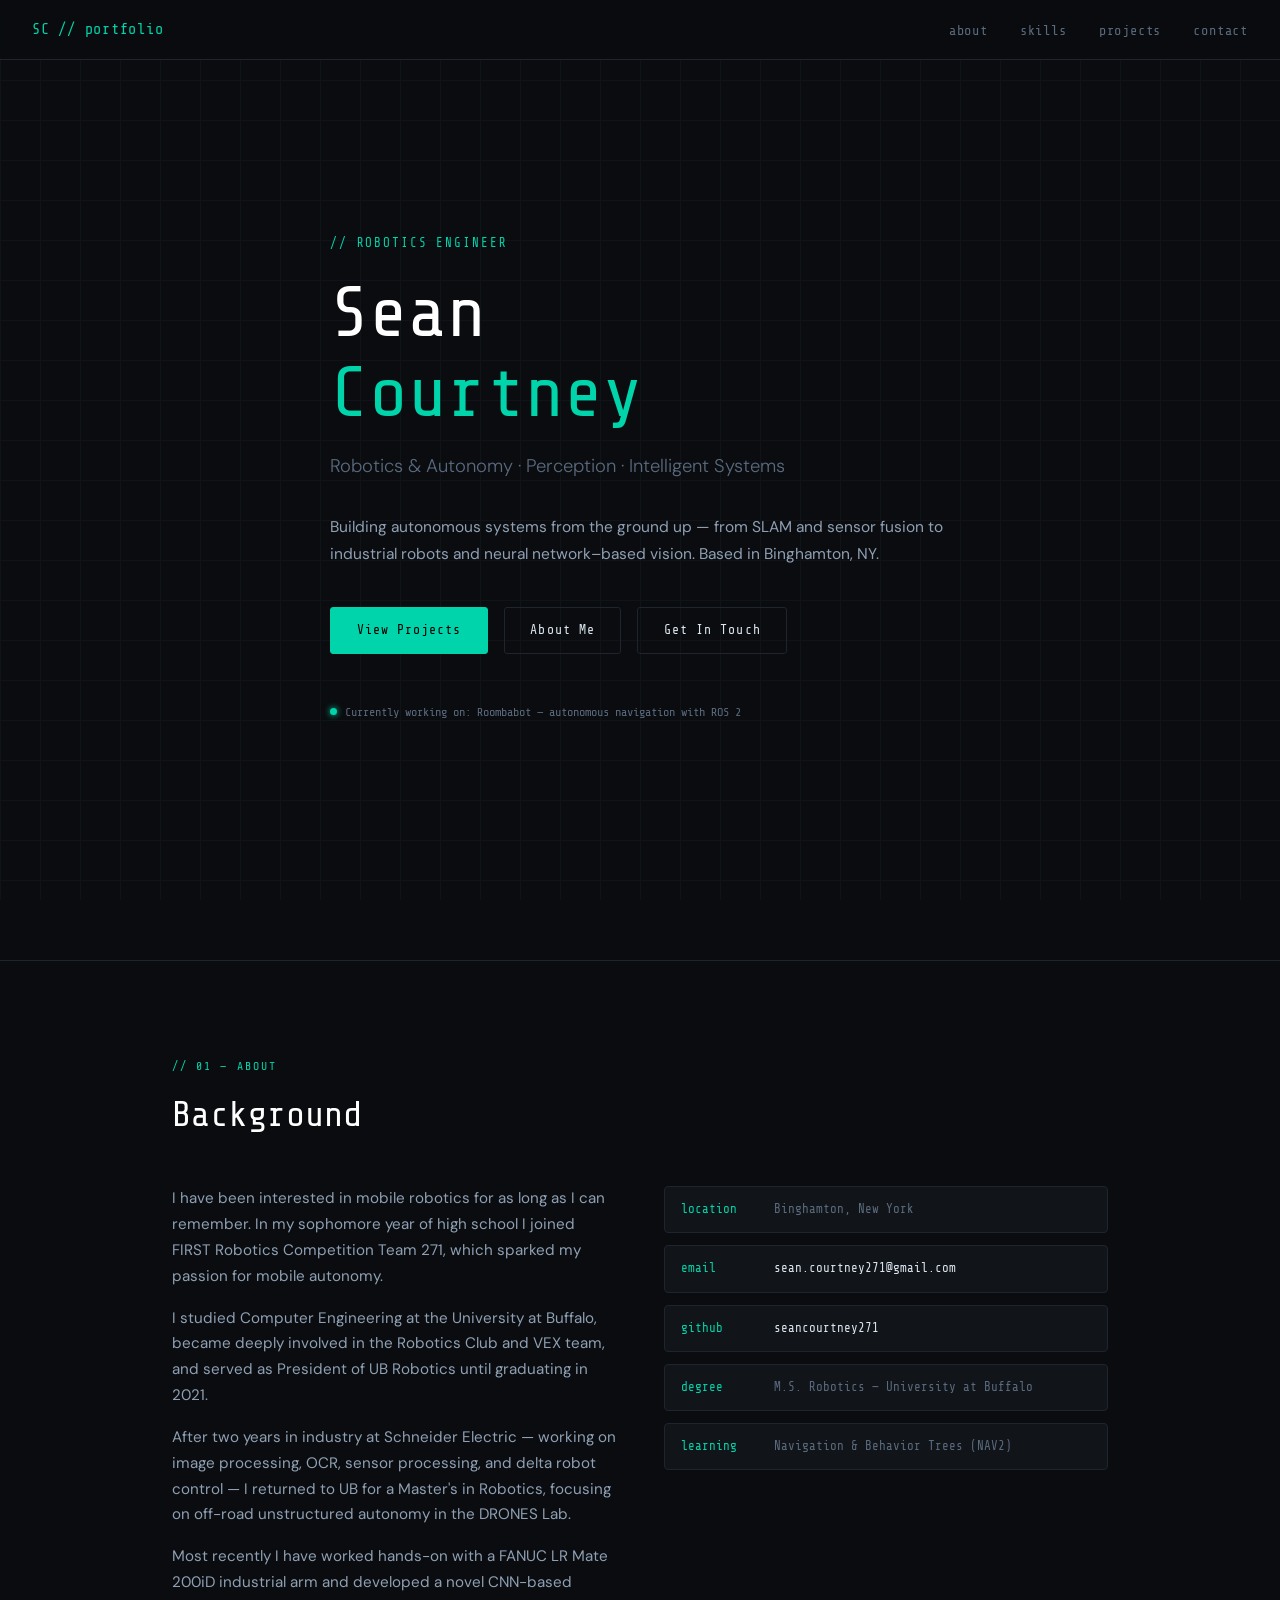
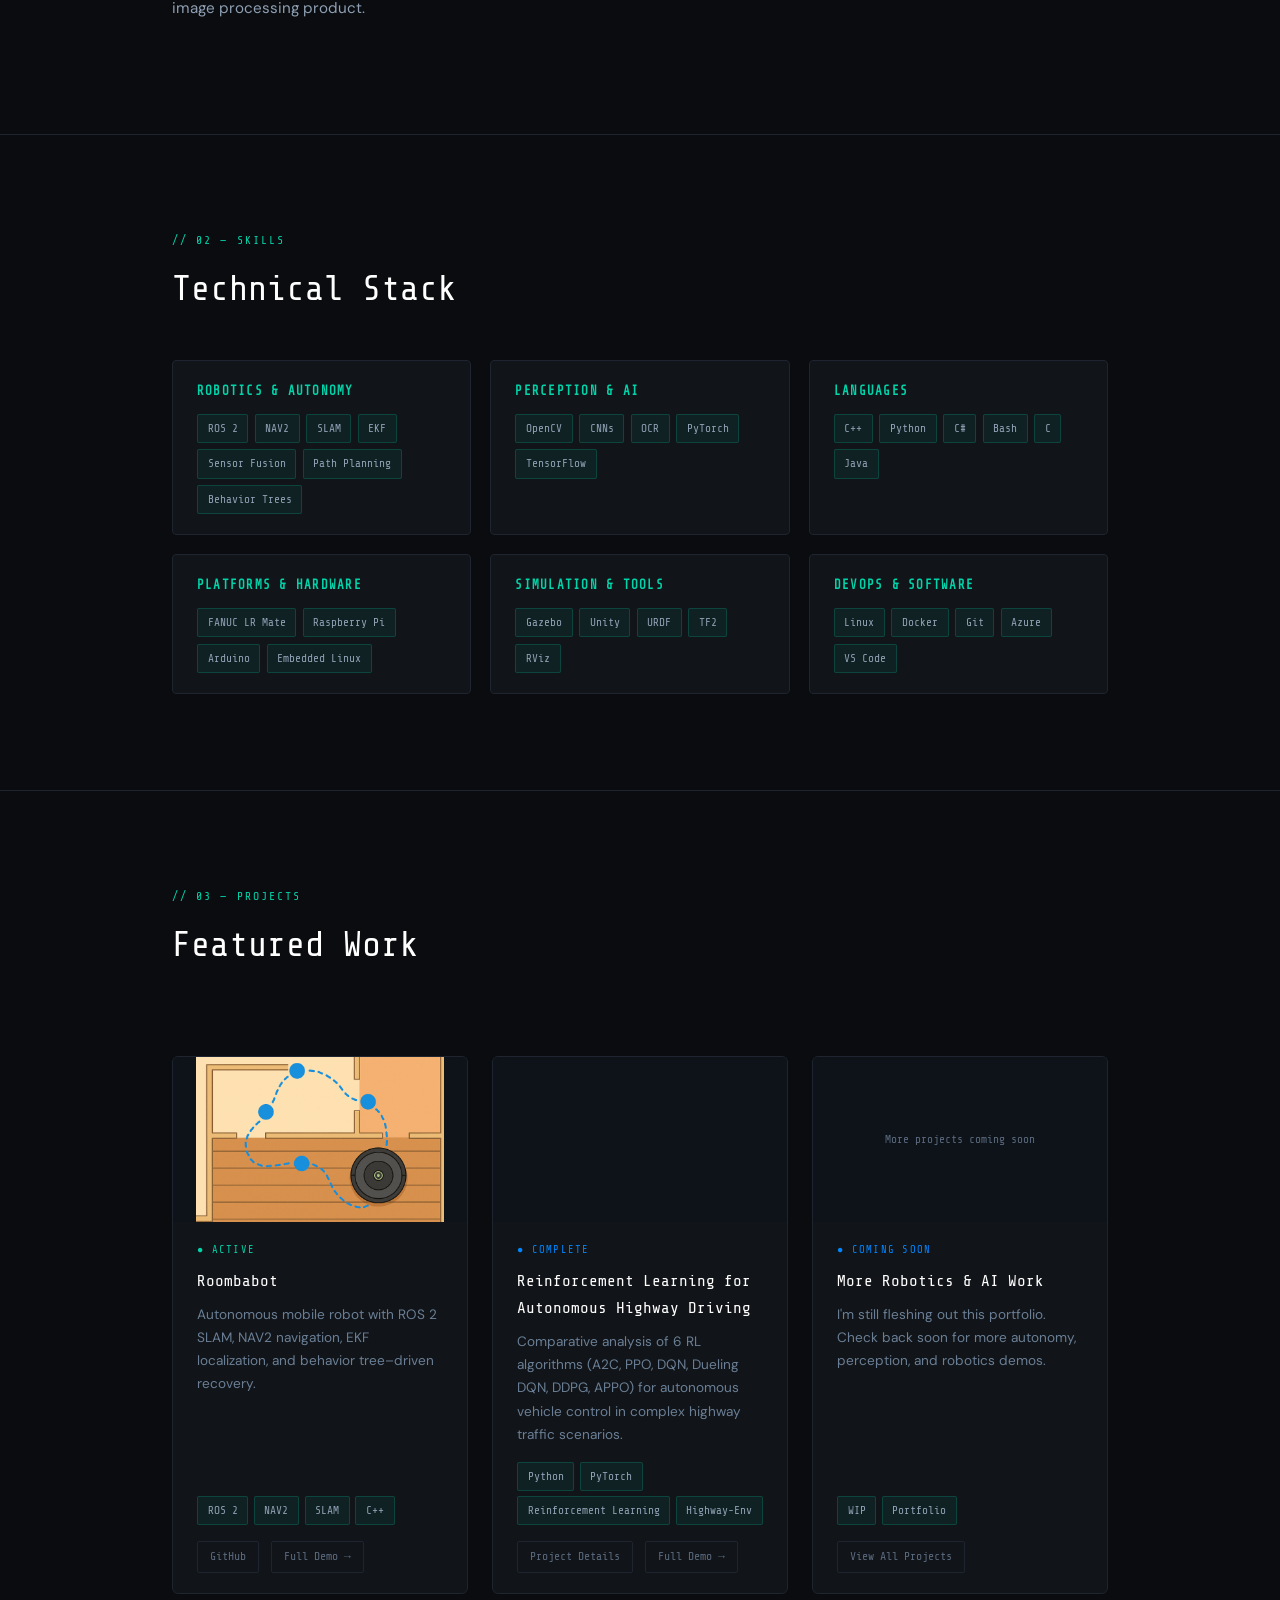
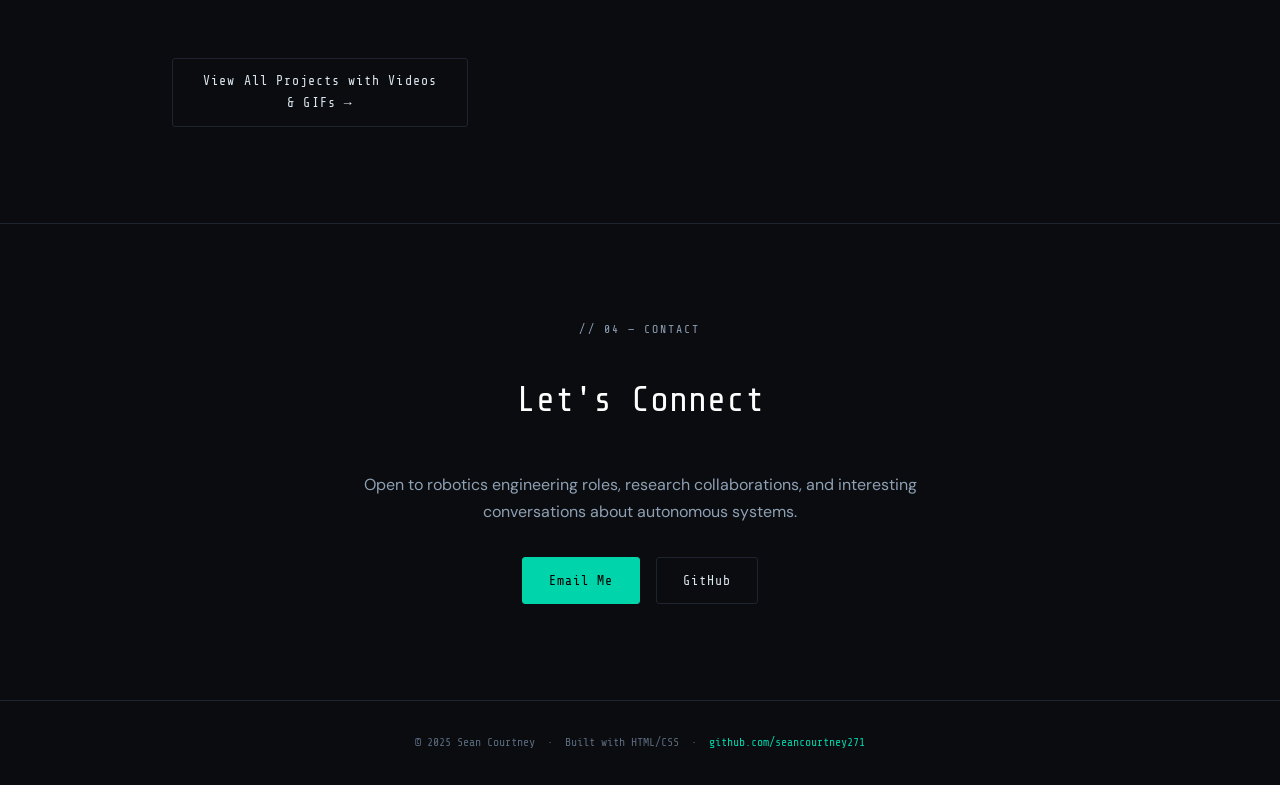
<file: index.html>
<!DOCTYPE html>
<html lang="en">
<head>
  <meta charset="UTF-8" />
  <meta name="viewport" content="width=device-width, initial-scale=1.0"/>
  <title>Sean Courtney — Robotics Engineer</title>
  <link href="https://fonts.googleapis.com/css2?family=Share+Tech+Mono&family=DM+Sans:wght@300;400;500;600&display=swap" rel="stylesheet"/>
  <style>
    /* ─── DESIGN TOKENS ──────────────────────────────────────────── */
    :root {
      --bg:        #0a0c0f;
      --surface:   #111418;
      --border:    #1e2530;
      --accent:    #00d4aa;       /* teal — circuit/terminal feel   */
      --accent2:   #0087ff;       /* blue highlight                 */
      --text:      #dce6f0;
      --muted:     #5a6a7e;
      --mono:      'Share Tech Mono', monospace;
      --sans:      'DM Sans', sans-serif;
    }

    /* ─── RESET ──────────────────────────────────────────────────── */
    *, *::before, *::after { box-sizing: border-box; margin: 0; padding: 0; }
    html { scroll-behavior: smooth; }
    body {
      background: var(--bg);
      color: var(--text);
      font-family: var(--sans);
      font-size: 16px;
      line-height: 1.7;
      overflow-x: hidden;
    }
    a { color: var(--accent); text-decoration: none; }
    a:hover { text-decoration: underline; }

    /* ─── ANIMATED GRID BACKGROUND ───────────────────────────────── */
    body::before {
      content: '';
      position: fixed;
      inset: 0;
      background-image:
        linear-gradient(var(--border) 1px, transparent 1px),
        linear-gradient(90deg, var(--border) 1px, transparent 1px);
      background-size: 40px 40px;
      opacity: 0.35;
      pointer-events: none;
      z-index: 0;
    }

    /* ─── LAYOUT HELPERS ─────────────────────────────────────────── */
    .container { max-width: 1000px; margin: 0 auto; padding: 0 2rem; position: relative; z-index: 1; }
    section { padding: 6rem 0; }
    section + section { border-top: 1px solid var(--border); }

    /* ─── NAV ────────────────────────────────────────────────────── */
    nav {
      position: sticky; top: 0; z-index: 100;
      background: rgba(10,12,15,0.85);
      backdrop-filter: blur(12px);
      border-bottom: 1px solid var(--border);
      padding: 1rem 2rem;
      display: flex; justify-content: space-between; align-items: center;
    }
    .nav-logo {
      font-family: var(--mono);
      color: var(--accent);
      font-size: 0.95rem;
      letter-spacing: 0.05em;
    }
    .nav-links { display: flex; gap: 2rem; list-style: none; }
    .nav-links a {
      font-size: 0.85rem;
      font-family: var(--mono);
      color: var(--muted);
      letter-spacing: 0.06em;
      transition: color 0.2s;
    }
    .nav-links a:hover { color: var(--accent); text-decoration: none; }

    /* ─── HERO ───────────────────────────────────────────────────── */
    #hero {
      min-height: 100vh;
      display: flex; align-items: center;
      padding-top: 0;
    }
    .hero-inner { padding: 4rem 0 2rem; }
    .hero-label {
      font-family: var(--mono);
      font-size: 0.78rem;
      color: var(--accent);
      letter-spacing: 0.15em;
      text-transform: uppercase;
      margin-bottom: 1.2rem;
      opacity: 0; animation: fadeUp 0.6s 0.1s forwards;
    }
    h1 {
      font-family: var(--mono);
      font-size: clamp(2.4rem, 6vw, 4.5rem);
      font-weight: 400;
      line-height: 1.1;
      color: #fff;
      opacity: 0; animation: fadeUp 0.7s 0.25s forwards;
    }
    h1 span { color: var(--accent); }
    .hero-role {
      font-family: var(--sans);
      font-size: 1.15rem;
      font-weight: 300;
      color: var(--muted);
      margin: 1.2rem 0 2rem;
      opacity: 0; animation: fadeUp 0.7s 0.4s forwards;
    }
    .hero-bio {
      max-width: 620px;
      font-size: 0.97rem;
      color: #8fa0b4;
      margin-bottom: 2.5rem;
      opacity: 0; animation: fadeUp 0.7s 0.55s forwards;
    }
    .hero-ctas {
      display: flex; gap: 1rem; flex-wrap: wrap;
      opacity: 0; animation: fadeUp 0.7s 0.7s forwards;
    }
    .btn {
      display: inline-block;
      padding: 0.7rem 1.6rem;
      font-family: var(--mono);
      font-size: 0.82rem;
      letter-spacing: 0.08em;
      border-radius: 3px;
      transition: all 0.2s;
      cursor: pointer;
    }
    .btn-primary {
      background: var(--accent);
      color: #000;
      border: 1px solid var(--accent);
    }
    .btn-primary:hover { background: transparent; color: var(--accent); text-decoration: none; }
    .btn-outline {
      background: transparent;
      color: var(--text);
      border: 1px solid var(--border);
    }
    .btn-outline:hover { border-color: var(--accent); color: var(--accent); text-decoration: none; }

    .hero-status {
      display: inline-flex; align-items: center; gap: 0.5rem;
      font-family: var(--mono); font-size: 0.75rem; color: var(--muted);
      margin-top: 3rem;
      opacity: 0; animation: fadeUp 0.7s 0.85s forwards;
    }
    .status-dot {
      width: 7px; height: 7px; border-radius: 50%;
      background: var(--accent);
      box-shadow: 0 0 6px var(--accent);
      animation: pulse 2s infinite;
    }

    /* ─── SECTION HEADERS ────────────────────────────────────────── */
    .section-tag {
      font-family: var(--mono);
      font-size: 0.72rem;
      color: var(--accent);
      letter-spacing: 0.18em;
      text-transform: uppercase;
      margin-bottom: 0.6rem;
    }
    h2 {
      font-family: var(--mono);
      font-size: clamp(1.5rem, 3vw, 2.2rem);
      font-weight: 400;
      color: #fff;
      margin-bottom: 2.5rem;
    }

    /* ─── ABOUT ──────────────────────────────────────────────────── */
    .about-grid { display: grid; grid-template-columns: 1fr 1fr; gap: 3rem; }
    .about-text p { color: #8fa0b4; font-size: 0.95rem; margin-bottom: 1rem; }
    .about-meta { display: flex; flex-direction: column; gap: 0.75rem; }
    .meta-item {
      display: flex; align-items: flex-start; gap: 0.8rem;
      font-family: var(--mono); font-size: 0.78rem; color: var(--muted);
      padding: 0.75rem 1rem;
      background: var(--surface);
      border: 1px solid var(--border);
      border-radius: 4px;
    }
    .meta-item .mi-label { color: var(--accent); min-width: 80px; }
    .meta-item a { color: var(--text); }
    .meta-item a:hover { color: var(--accent); }

    /* ─── SKILLS ─────────────────────────────────────────────────── */
    .skills-grid { display: grid; grid-template-columns: repeat(auto-fill, minmax(280px, 1fr)); gap: 1.2rem; }
    .skill-card {
      background: var(--surface);
      border: 1px solid var(--border);
      border-radius: 4px;
      padding: 1.25rem 1.5rem;
      transition: border-color 0.2s;
    }
    .skill-card:hover { border-color: var(--accent); }
    .skill-card h3 {
      font-family: var(--mono);
      font-size: 0.78rem;
      color: var(--accent);
      letter-spacing: 0.1em;
      text-transform: uppercase;
      margin-bottom: 0.75rem;
    }
    .skill-tags { display: flex; flex-wrap: wrap; gap: 0.4rem; }
    .tag {
      font-family: var(--mono);
      font-size: 0.7rem;
      padding: 0.25rem 0.6rem;
      background: rgba(0,212,170,0.07);
      border: 1px solid rgba(0,212,170,0.2);
      border-radius: 2px;
      color: #8fa0b4;
    }

    /* ─── FEATURED PROJECTS (homepage preview) ───────────────────── */
    .projects-intro {
      display: flex; justify-content: space-between; align-items: flex-end;
      margin-bottom: 2.5rem; flex-wrap: wrap; gap: 1rem;
    }
    .projects-intro div { flex: 1; }
    .project-cards { display: grid; grid-template-columns: repeat(auto-fill, minmax(280px, 1fr)); gap: 1.5rem; }
    .project-card {
      background: var(--surface);
      border: 1px solid var(--border);
      border-radius: 6px;
      overflow: hidden;
      transition: border-color 0.25s, transform 0.25s;
      display: flex; flex-direction: column;
    }
    .project-card:hover { border-color: var(--accent); transform: translateY(-3px); }
    .card-thumb {
      width: 100%; aspect-ratio: 16/9;
      background: #0e1319;
      display: flex; align-items: center; justify-content: center;
      overflow: hidden; position: relative;
    }
    .card-thumb-placeholder {
      font-family: var(--mono); font-size: 0.7rem; color: var(--muted);
      text-align: center; padding: 1rem;
    }
    /* When you add a real thumbnail/gif, the <img> inside .card-thumb will fit this area */
    .card-thumb img,
    .card-thumb video {
      width: 100%;
      height: 100%;
      object-fit: contain;
      display: block;
    }
    .card-body { padding: 1.25rem 1.5rem; flex: 1; display: flex; flex-direction: column; }
    .card-status {
      font-family: var(--mono); font-size: 0.65rem;
      letter-spacing: 0.12em; text-transform: uppercase;
      margin-bottom: 0.5rem;
    }
    .card-status.active { color: var(--accent); }
    .card-status.complete { color: var(--accent2); }
    .card-title {
      font-family: var(--mono); font-size: 1rem;
      color: #fff; margin-bottom: 0.5rem;
    }
    .card-desc { font-size: 0.85rem; color: #6a7f96; flex: 1; margin-bottom: 1rem; }
    .card-tags { display: flex; flex-wrap: wrap; gap: 0.35rem; margin-bottom: 1rem; }
    .card-links { display: flex; gap: 0.75rem; }
    .card-link {
      font-family: var(--mono); font-size: 0.72rem;
      color: var(--muted); border: 1px solid var(--border);
      padding: 0.3rem 0.75rem; border-radius: 2px;
      transition: all 0.2s;
    }
    .card-link:hover { color: var(--accent); border-color: var(--accent); text-decoration: none; }

    .view-all-wrap { text-align: center; margin-top: 2.5rem; }

    /* ─── CONTACT ────────────────────────────────────────────────── */
    .contact-inner {
      max-width: 560px; margin: 0 auto; text-align: center;
    }
    .contact-inner p { color: #8fa0b4; margin-bottom: 2rem; }
    .contact-links { display: flex; justify-content: center; gap: 1rem; flex-wrap: wrap; }

    /* ─── FOOTER ─────────────────────────────────────────────────── */
    footer {
      border-top: 1px solid var(--border);
      padding: 2rem;
      text-align: center;
      font-family: var(--mono);
      font-size: 0.72rem;
      color: var(--muted);
      position: relative; z-index: 1;
    }

    /* ─── ANIMATIONS ─────────────────────────────────────────────── */
    @keyframes fadeUp {
      from { opacity: 0; transform: translateY(16px); }
      to   { opacity: 1; transform: translateY(0); }
    }
    @keyframes pulse {
      0%, 100% { opacity: 1; }
      50%       { opacity: 0.4; }
    }

    /* ─── RESPONSIVE ─────────────────────────────────────────────── */
    @media (max-width: 680px) {
      .about-grid { grid-template-columns: 1fr; }
      .nav-links { gap: 1rem; }
      .hero-ctas { flex-direction: column; }
    }
  </style>
</head>
<body>

  <!-- ════════════════════════════════════════════════════════════
       NAV
  ════════════════════════════════════════════════════════════ -->
  <nav>
    <div class="nav-logo">SC // portfolio</div>
    <ul class="nav-links">
      <li><a href="#about">about</a></li>
      <li><a href="#skills">skills</a></li>
      <li><a href="#projects">projects</a></li>
      <li><a href="#contact">contact</a></li>
    </ul>
  </nav>

  <!-- ════════════════════════════════════════════════════════════
       HERO
  ════════════════════════════════════════════════════════════ -->
  <section id="hero">
    <div class="container">
      <div class="hero-inner">
        <p class="hero-label">// robotics engineer</p>

        <!-- ── YOUR NAME ── -->
        <h1>Sean<br/><span>Courtney</span></h1>

        <!-- ── YOUR TAGLINE / ROLE ── -->
        <p class="hero-role">Robotics &amp; Autonomy · Perception · Intelligent Systems</p>

        <!-- ── SHORT BIO (homepage version) ── -->
        <p class="hero-bio">
          Building autonomous systems from the ground up — from SLAM and sensor fusion
          to industrial robots and neural network–based vision. Based in Binghamton, NY.
        </p>

        <div class="hero-ctas">
          <a href="projects.html" class="btn btn-primary">View Projects</a>
          <a href="#about" class="btn btn-outline">About Me</a>
          <a href="mailto:sean.courtney271@gmail.com" class="btn btn-outline">Get In Touch</a>
        </div>

        <div class="hero-status">
          <span class="status-dot"></span>
          <!-- ── CURRENT FOCUS LINE — update as needed ── -->
          Currently working on: Roombabot &mdash; autonomous navigation with ROS 2
        </div>
      </div>
    </div>
  </section>

  <!-- ════════════════════════════════════════════════════════════
       ABOUT
  ════════════════════════════════════════════════════════════ -->
  <section id="about">
    <div class="container">
      <p class="section-tag">// 01 — about</p>
      <h2>Background</h2>
      <div class="about-grid">

        <div class="about-text">
          <!-- ── YOUR FULL BIO — paste paragraphs here, or trim as you like ── -->
          <p>
            I have been interested in mobile robotics for as long as I can remember.
            In my sophomore year of high school I joined FIRST Robotics Competition Team 271,
            which sparked my passion for mobile autonomy.
          </p>
          <p>
            I studied Computer Engineering at the University at Buffalo, became deeply
            involved in the Robotics Club and VEX team, and served as President of UB Robotics
            until graduating in 2021.
          </p>
          <p>
            After two years in industry at Schneider Electric — working on image processing,
            OCR, sensor processing, and delta robot control — I returned to UB for a Master's
            in Robotics, focusing on off-road unstructured autonomy in the DRONES Lab.
          </p>
          <p>
            Most recently I have worked hands-on with a FANUC LR Mate 200iD industrial arm
            and developed a novel CNN-based image processing product.
          </p>
        </div>

        <div class="about-meta">
          <!-- ── QUICK-FACTS CARDS — edit values as needed ── -->
          <div class="meta-item">
            <span class="mi-label">location</span>
            <span>Binghamton, New York</span>
          </div>
          <div class="meta-item">
            <span class="mi-label">email</span>
            <a href="mailto:sean.courtney271@gmail.com">sean.courtney271@gmail.com</a>
          </div>
          <div class="meta-item">
            <span class="mi-label">github</span>
            <a href="https://github.com/seancourtney271" target="_blank">seancourtney271</a>
          </div>
          <div class="meta-item">
            <span class="mi-label">degree</span>
            <span>M.S. Robotics — University at Buffalo</span>
          </div>
          <div class="meta-item">
            <span class="mi-label">learning</span>
            <span>Navigation &amp; Behavior Trees (NAV2)</span>
          </div>
        </div>

      </div>
    </div>
  </section>

  <!-- ════════════════════════════════════════════════════════════
       SKILLS
  ════════════════════════════════════════════════════════════ -->
  <section id="skills">
    <div class="container">
      <p class="section-tag">// 02 — skills</p>
      <h2>Technical Stack</h2>
      <div class="skills-grid">

        <!-- ── SKILL CARD — add/remove tags as your stack evolves ── -->
        <div class="skill-card">
          <h3>Robotics &amp; Autonomy</h3>
          <div class="skill-tags">
            <span class="tag">ROS 2</span><span class="tag">NAV2</span>
            <span class="tag">SLAM</span><span class="tag">EKF</span>
            <span class="tag">Sensor Fusion</span><span class="tag">Path Planning</span>
            <span class="tag">Behavior Trees</span>
          </div>
        </div>

        <div class="skill-card">
          <h3>Perception &amp; AI</h3>
          <div class="skill-tags">
            <span class="tag">OpenCV</span><span class="tag">CNNs</span>
            <span class="tag">OCR</span><span class="tag">PyTorch</span>
            <span class="tag">TensorFlow</span>
          </div>
        </div>

        <div class="skill-card">
          <h3>Languages</h3>
          <div class="skill-tags">
            <span class="tag">C++</span><span class="tag">Python</span>
            <span class="tag">C#</span><span class="tag">Bash</span>
            <span class="tag">C</span><span class="tag">Java</span>
          </div>
        </div>

        <div class="skill-card">
          <h3>Platforms &amp; Hardware</h3>
          <div class="skill-tags">
            <span class="tag">FANUC LR Mate</span><span class="tag">Raspberry Pi</span>
            <span class="tag">Arduino</span><span class="tag">Embedded Linux</span>
          </div>
        </div>

        <div class="skill-card">
          <h3>Simulation &amp; Tools</h3>
          <div class="skill-tags">
            <span class="tag">Gazebo</span><span class="tag">Unity</span>
            <span class="tag">URDF</span><span class="tag">TF2</span>
            <span class="tag">RViz</span>
          </div>
        </div>

        <div class="skill-card">
          <h3>DevOps &amp; Software</h3>
          <div class="skill-tags">
            <span class="tag">Linux</span><span class="tag">Docker</span>
            <span class="tag">Git</span><span class="tag">Azure</span>
            <span class="tag">VS Code</span>
          </div>
        </div>

      </div>
    </div>
  </section>

  <!-- ════════════════════════════════════════════════════════════
       FEATURED PROJECTS (homepage preview — 3 cards)
       Full showcase with videos/GIFs → projects.html
  ════════════════════════════════════════════════════════════ -->
  <section id="projects">
    <div class="container">
      <div class="projects-intro">
        <div>
          <p class="section-tag">// 03 — projects</p>
          <h2>Featured Work</h2>
        </div>
      </div>

      <div class="project-cards">

        <!-- ══════════════════════════════════════════════════
             PROJECT CARD 1 — ROOMBABOT (active)
             Replace the placeholder thumb with a real
             thumbnail once you have one:
               <img src="assets/roombabot-thumb.gif" alt="Roombabot demo"/>
        ══════════════════════════════════════════════════ -->
        <div class="project-card">
          <div class="card-thumb">
            <img src="assets/roombabot/roombotNav.png" alt="Roombabot demo" />
          </div>
          <div class="card-body">
            <span class="card-status active">● active</span>
            <!-- ── PROJECT TITLE ── -->
            <p class="card-title">Roombabot</p>
            <!-- ── ONE-LINE DESCRIPTION ── -->
            <p class="card-desc">
              Autonomous mobile robot with ROS 2 SLAM, NAV2 navigation,
              EKF localization, and behavior tree–driven recovery.
            </p>
            <div class="card-tags">
              <span class="tag">ROS 2</span><span class="tag">NAV2</span>
              <span class="tag">SLAM</span><span class="tag">C++</span>
            </div>
            <div class="card-links">
              <!-- ── GITHUB LINK — update href ── -->
              <a href="https://github.com/seancourtney271/Docker-Rosbot-roomba" target="_blank" class="card-link">GitHub</a>
              <!-- ── DEMO LINK — update or remove ── -->
              <a href="projects.html#roombabot" class="card-link">Full Demo →</a>
            </div>
          </div>
        </div>

        <!-- ══════════════════════════════════════════════════
             PROJECT CARD 2 — Reinforcement Learning Highway Project
        ══════════════════════════════════════════════════ -->
        <div class="project-card">
          <div class="card-thumb">
            <!-- DROP YOUR THUMBNAIL / GIF HERE -->
            <video autoplay muted loop playsinline class="card-video">
              <source src="assets/reinforcement_learning_highway_project/highway_ppo.mp4" type="video/mp4">
              [RL Highway Demo]
            </video>
          </div>
          <div class="card-body">
            <span class="card-status complete">● complete</span>
            <!-- ── PROJECT TITLE ── -->
            <p class="card-title">Reinforcement Learning for Autonomous Highway Driving</p>
            <!-- ── ONE-LINE DESCRIPTION ── -->
            <p class="card-desc">
              Comparative analysis of 6 RL algorithms (A2C, PPO, DQN, Dueling DQN, DDPG, APPO)
              for autonomous vehicle control in complex highway traffic scenarios.
            </p>
            <div class="card-tags">
              <!-- ── TECH TAGS ── -->
              <span class="tag">Python</span><span class="tag">PyTorch</span>
              <span class="tag">Reinforcement Learning</span><span class="tag">Highway-Env</span>
            </div>
            <div class="card-links">
              <!-- ── LINKS — update hrefs ── -->
              <a href="reinforcement_learning_project-details.html" class="card-link">Project Details</a>
              <a href="projects.html#reinforcement-learning-highway" class="card-link">Full Demo →</a>
            </div>
          </div>
        </div>

        <!-- ══════════════════════════════════════════════════
               PROJECT CARD 3 — coming soon
          ══════════════════════════════════════════════════ -->
          <div class="project-card">
            <div class="card-thumb">
              <div class="card-thumb-placeholder">More projects coming soon</div>
            </div>
            <div class="card-body">
              <span class="card-status complete">● coming soon</span>
              <p class="card-title">More Robotics & AI Work</p>
              <p class="card-desc">
                I'm still fleshing out this portfolio. Check back soon for more autonomy, perception, and robotics demos.
              </p>
              <div class="card-tags">
                <span class="tag">WIP</span><span class="tag">Portfolio</span>
              </div>
              <div class="card-links">
                <a href="projects.html" class="card-link">View All Projects</a>
          </div>
        </div>

      </div><!-- /.project-cards -->

      <div class="view-all-wrap">
        <a href="projects.html" class="btn btn-outline">View All Projects with Videos &amp; GIFs →</a>
      </div>

    </div>
  </section>

  <!-- ════════════════════════════════════════════════════════════
       CONTACT
  ════════════════════════════════════════════════════════════ -->
  <section id="contact">
    <div class="container">
      <div class="contact-inner">
        <p class="section-tag" style="text-align:center;">// 04 — contact</p>
        <h2 style="text-align:center;">Let's Connect</h2>
        <!-- ── CONTACT BLURB — edit as you like ── -->
        <p>
          Open to robotics engineering roles, research collaborations,
          and interesting conversations about autonomous systems.
        </p>
        <div class="contact-links">
          <a href="mailto:sean.courtney271@gmail.com" class="btn btn-primary">Email Me</a>
          <a href="https://github.com/seancourtney271" target="_blank" class="btn btn-outline">GitHub</a>
          <!-- ── ADD LINKEDIN LINK IF YOU HAVE ONE ──
               <a href="https://linkedin.com/in/YOUR_HANDLE" target="_blank" class="btn btn-outline">LinkedIn</a>
          -->
        </div>
      </div>
    </div>
  </section>

  <!-- ════════════════════════════════════════════════════════════
       FOOTER
  ════════════════════════════════════════════════════════════ -->
  <footer>
    <!-- ── FOOTER TEXT — update year if needed ── -->
    <p>© 2025 Sean Courtney &nbsp;·&nbsp; Built with HTML/CSS &nbsp;·&nbsp;
      <a href="https://github.com/seancourtney271" target="_blank">github.com/seancourtney271</a>
    </p>
  </footer>

</body>
</html>
</file>
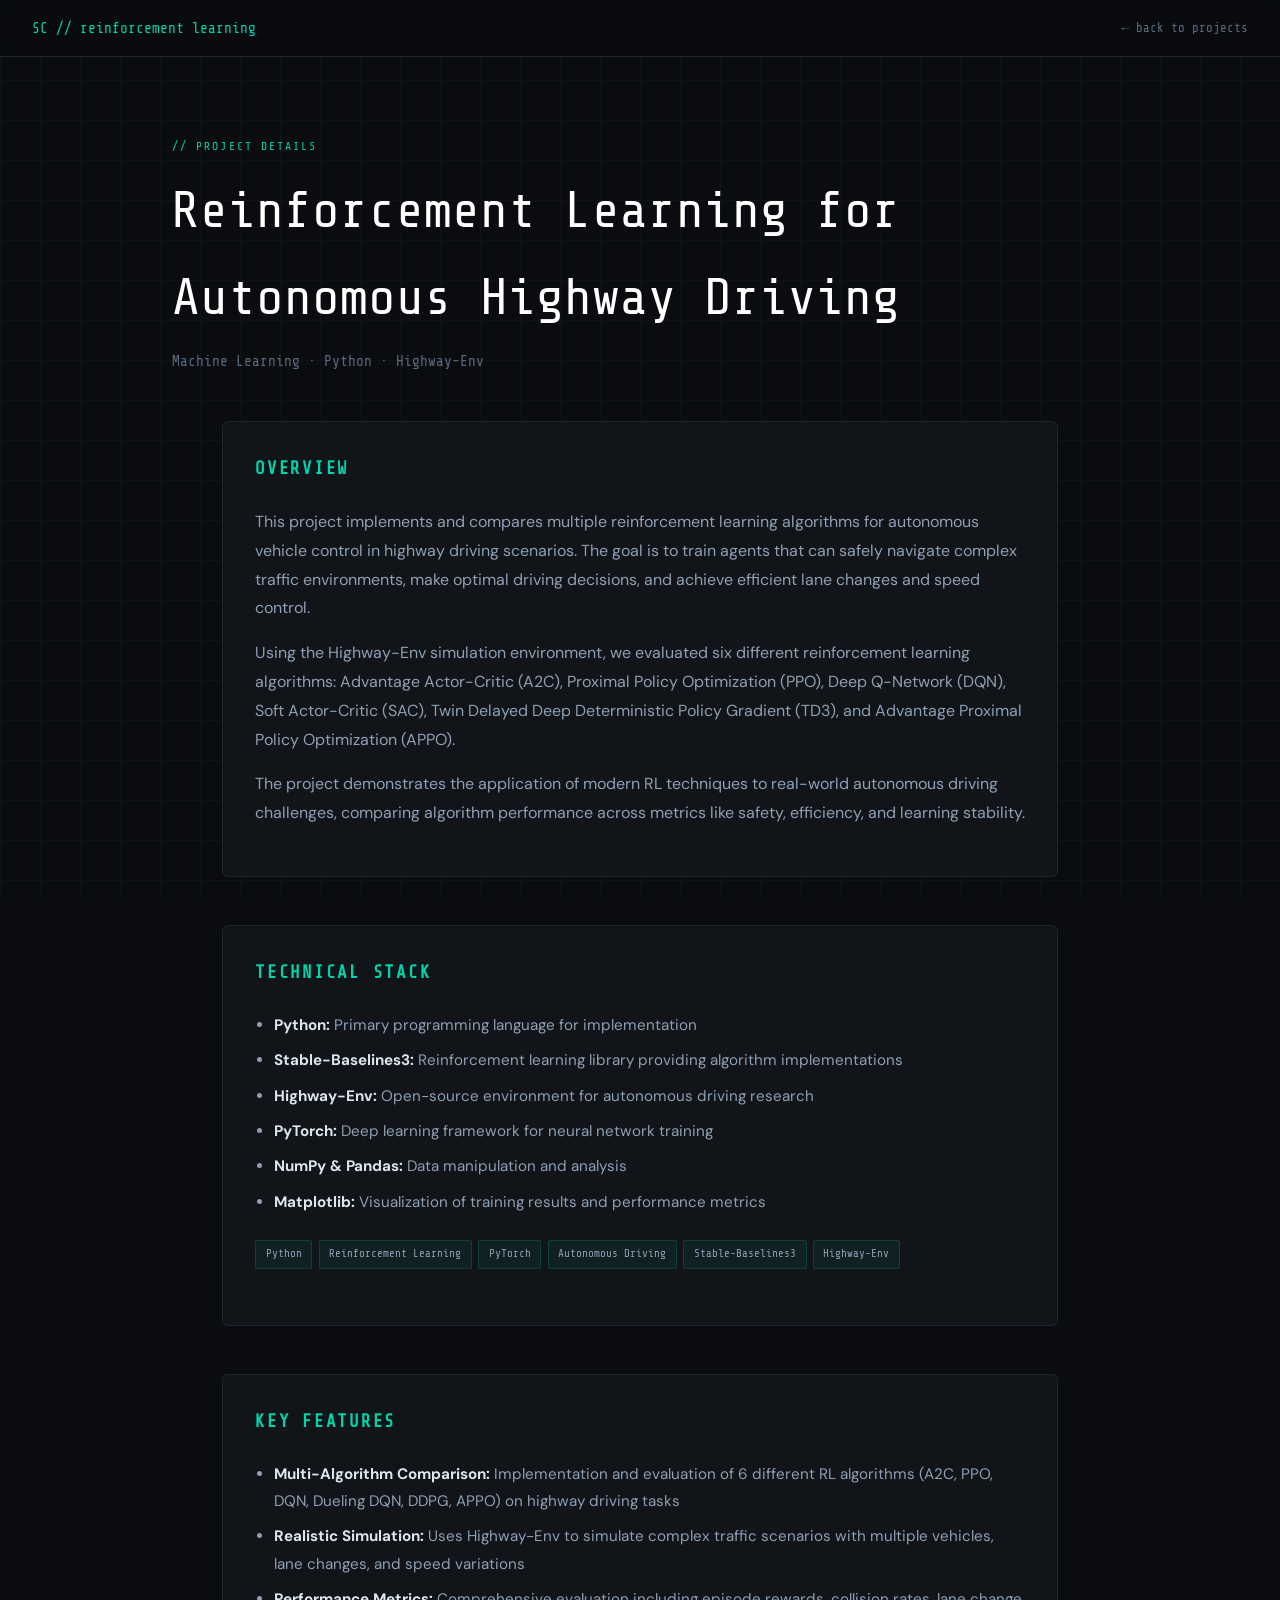
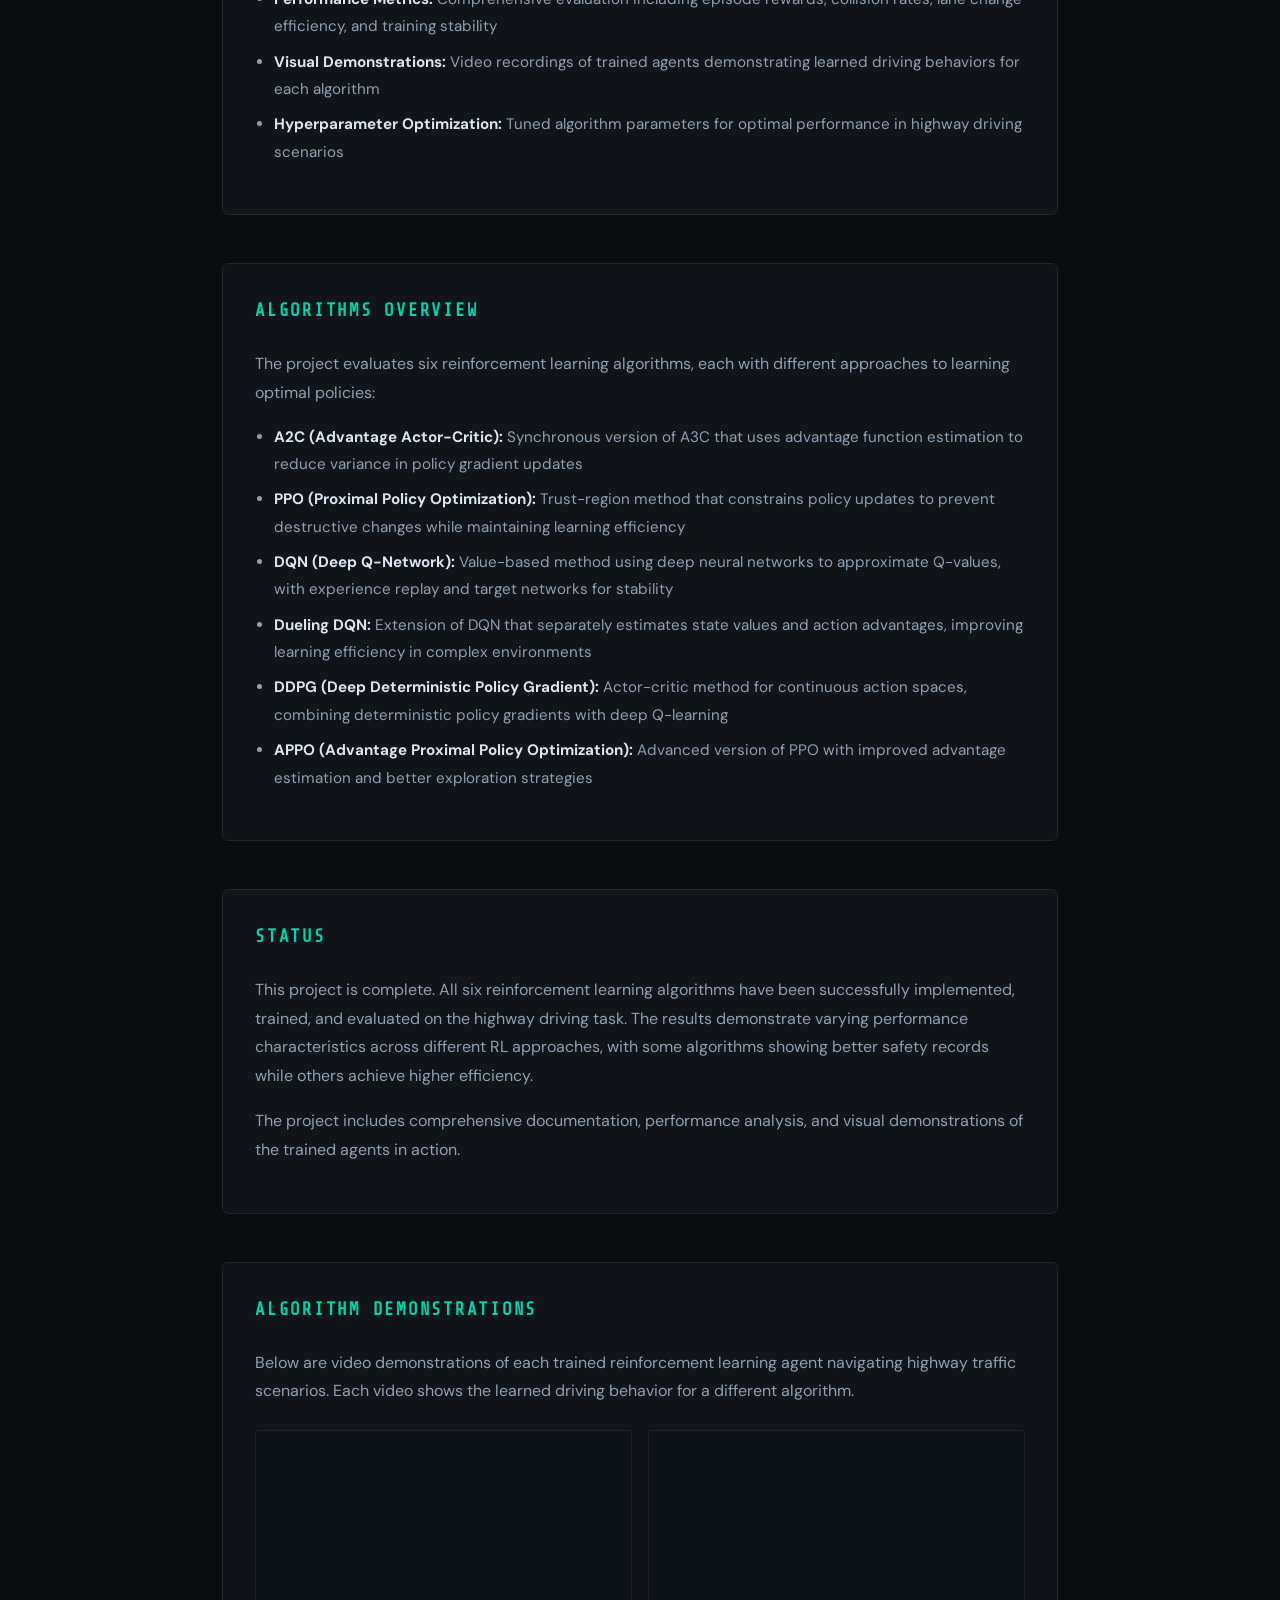
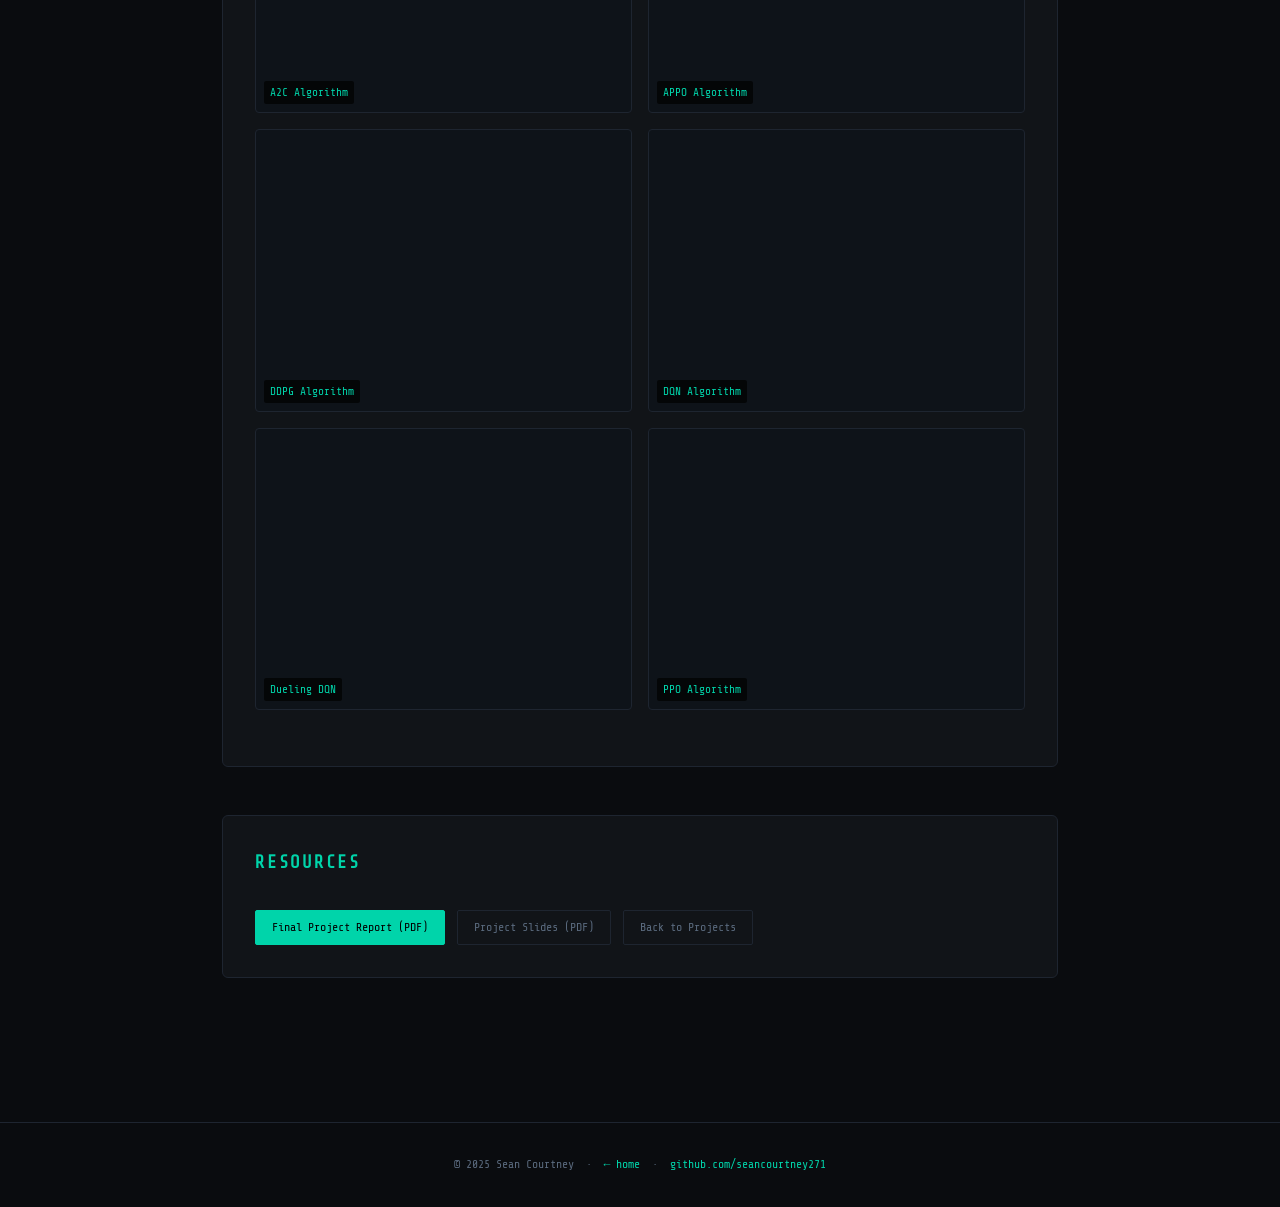
<file: project2-details.html>
<!DOCTYPE html>
<html lang="en">
<head>
  <meta charset="UTF-8" />
  <meta name="viewport" content="width=device-width, initial-scale=1.0"/>
  <title>Project 2 — Sean Courtney</title>
  <link href="https://fonts.googleapis.com/css2?family=Share+Tech+Mono&family=DM+Sans:wght@300;400;500;600&display=swap" rel="stylesheet"/>
  <style>
    /* ─── DESIGN TOKENS (keep in sync with index.html) ──────────── */
    :root {
      --bg:        #0a0c0f;
      --surface:   #111418;
      --surface2:  #161b22;
      --border:    #1e2530;
      --accent:    #00d4aa;
      --accent2:   #0087ff;
      --text:      #dce6f0;
      --muted:     #5a6a7e;
      --mono:      'Share Tech Mono', monospace;
      --sans:      'DM Sans', sans-serif;
    }

    *, *::before, *::after { box-sizing: border-box; margin: 0; padding: 0; }
    html { scroll-behavior: smooth; }
    body {
      background: var(--bg);
      color: var(--text);
      font-family: var(--sans);
      font-size: 16px;
      line-height: 1.7;
      overflow-x: hidden;
    }
    a { color: var(--accent); text-decoration: none; }
    a:hover { text-decoration: underline; }

    /* grid background */
    body::before {
      content: '';
      position: fixed; inset: 0;
      background-image:
        linear-gradient(var(--border) 1px, transparent 1px),
        linear-gradient(90deg, var(--border) 1px, transparent 1px);
      background-size: 40px 40px;
      opacity: 0.3;
      pointer-events: none; z-index: 0;
    }

    /* ─── NAV ────────────────────────────────────────────────────── */
    nav {
      position: sticky; top: 0; z-index: 100;
      background: rgba(10,12,15,0.88);
      backdrop-filter: blur(12px);
      border-bottom: 1px solid var(--border);
      padding: 1rem 2rem;
      display: flex; justify-content: space-between; align-items: center;
    }
    .nav-logo { font-family: var(--mono); color: var(--accent); font-size: 0.9rem; }
    .nav-back {
      font-family: var(--mono); font-size: 0.78rem;
      color: var(--muted); transition: color 0.2s;
    }
    .nav-back:hover { color: var(--accent); text-decoration: none; }

    /* ─── PAGE HEADER ────────────────────────────────────────────── */
    .page-header {
      padding: 5rem 2rem 3rem;
      max-width: 1000px; margin: 0 auto;
      position: relative; z-index: 1;
    }
    .page-tag {
      font-family: var(--mono); font-size: 0.72rem;
      color: var(--accent); letter-spacing: 0.18em;
      text-transform: uppercase; margin-bottom: 0.6rem;
    }
    h1 {
      font-family: var(--mono);
      font-size: clamp(2rem, 5vw, 3.2rem);
      font-weight: 400; color: #fff;
      animation: fadeUp 0.6s 0.1s both;
    }
    .page-sub {
      color: var(--muted); font-size: 0.9rem;
      font-family: var(--mono); margin-top: 0.5rem;
      animation: fadeUp 0.6s 0.25s both;
    }

    /* ─── MAIN CONTENT AREA ──────────────────────────────────────── */
    .content-container {
      max-width: 900px; margin: 0 auto;
      padding: 0 2rem 6rem;
      position: relative; z-index: 1;
    }

    /* ─── CONTENT SECTIONS ───────────────────────────────────────── */
    .content-section {
      margin-bottom: 3rem;
      padding: 2rem;
      border: 1px solid var(--border);
      border-radius: 6px;
      background: var(--surface);
    }

    .section-title {
      font-family: var(--mono);
      font-size: 1.1rem;
      color: var(--accent);
      margin-bottom: 1.5rem;
      text-transform: uppercase;
      letter-spacing: 0.1em;
    }

    .section-content {
      color: #8fa0b4;
      line-height: 1.8;
    }

    .section-content p {
      margin-bottom: 1rem;
    }

    .section-content ul {
      margin: 1rem 0 1rem 1.2rem;
      font-size: 0.95rem;
      color: #8fa0b4;
    }

    .section-content ul li {
      margin-bottom: 0.5rem;
    }

    .section-content strong {
      color: var(--text);
    }

    /* ─── MEDIA GALLERY ──────────────────────────────────────────── */
    .media-gallery {
      display: grid;
      grid-template-columns: repeat(auto-fit, minmax(250px, 1fr));
      gap: 1rem;
      margin: 1.5rem 0;
    }

    .gallery-item {
      aspect-ratio: 4/3;
      border: 1px solid var(--border);
      border-radius: 4px;
      overflow: hidden;
      background: #0e1319;
      display: flex;
      align-items: center;
      justify-content: center;
      position: relative;
    }

    .gallery-item img,
    .gallery-item video {
      width: 100%;
      height: 100%;
      object-fit: contain;
    }

    /* ─── TAGS ───────────────────────────────────────────────────── */
    .proj-tags {
      display: flex;
      flex-wrap: wrap;
      gap: 0.4rem;
      margin: 1.5rem 0;
    }

    .tag {
      font-family: var(--mono);
      font-size: 0.68rem;
      padding: 0.25rem 0.6rem;
      background: rgba(0,212,170,0.07);
      border: 1px solid rgba(0,212,170,0.18);
      border-radius: 2px;
      color: #8fa0b4;
    }

    /* ─── LINKS ──────────────────────────────────────────────────── */
    .proj-links {
      display: flex;
      gap: 0.75rem;
      flex-wrap: wrap;
      margin-top: 2rem;
    }

    .proj-link {
      font-family: var(--mono);
      font-size: 0.74rem;
      padding: 0.4rem 1rem;
      border: 1px solid var(--border);
      border-radius: 2px;
      color: var(--muted);
      transition: all 0.2s;
    }

    .proj-link:hover {
      color: var(--accent);
      border-color: var(--accent);
      text-decoration: none;
    }

    .proj-link.primary {
      background: var(--accent);
      color: #000;
      border-color: var(--accent);
    }

    .proj-link.primary:hover {
      background: transparent;
      color: var(--accent);
    }

    /* ─── RESPONSIVE ─────────────────────────────────────────────── */
    @media (max-width: 720px) {
      .content-section {
        padding: 1.5rem;
      }

      .media-gallery {
        grid-template-columns: 1fr;
      }
    }

    @keyframes fadeUp {
      from { opacity: 0; transform: translateY(12px); }
      to   { opacity: 1; transform: translateY(0); }
    }
  </style>
</head>
<body>

  <!-- ════════════════════════════════════════════════════════════
       NAV
  ════════════════════════════════════════════════════════════ -->
  <nav>
    <div class="nav-logo">SC // reinforcement learning</div>
    <a href="projects.html" class="nav-back">← back to projects</a>
  </nav>

  <!-- ════════════════════════════════════════════════════════════
       PAGE HEADER
  ════════════════════════════════════════════════════════════ -->
  <div class="page-header">
    <p class="page-tag">// project details</p>
    <h1>Reinforcement Learning for Autonomous Highway Driving</h1>
    <p class="page-sub">Machine Learning · Python · Highway-Env</p>
  </div>

  <!-- ════════════════════════════════════════════════════════════
       CONTENT
  ════════════════════════════════════════════════════════════ -->
  <div class="content-container">

    <!-- ── OVERVIEW ── -->
    <div class="content-section">
      <h2 class="section-title">Overview</h2>
      <div class="section-content">
        <p>
          This project implements and compares multiple reinforcement learning algorithms for autonomous vehicle control in highway driving scenarios. The goal is to train agents that can safely navigate complex traffic environments, make optimal driving decisions, and achieve efficient lane changes and speed control.
        </p>
        <p>
          Using the Highway-Env simulation environment, we evaluated six different reinforcement learning algorithms: Advantage Actor-Critic (A2C), Proximal Policy Optimization (PPO), Deep Q-Network (DQN), Soft Actor-Critic (SAC), Twin Delayed Deep Deterministic Policy Gradient (TD3), and Advantage Proximal Policy Optimization (APPO).
        </p>
        <p>
          The project demonstrates the application of modern RL techniques to real-world autonomous driving challenges, comparing algorithm performance across metrics like safety, efficiency, and learning stability.
        </p>
      </div>
    </div>

    <!-- ── TECHNICAL DETAILS ── -->
    <div class="content-section">
      <h2 class="section-title">Technical Stack</h2>
      <div class="section-content">
        <ul>
          <li><strong>Python:</strong> Primary programming language for implementation</li>
          <li><strong>Stable-Baselines3:</strong> Reinforcement learning library providing algorithm implementations</li>
          <li><strong>Highway-Env:</strong> Open-source environment for autonomous driving research</li>
          <li><strong>PyTorch:</strong> Deep learning framework for neural network training</li>
          <li><strong>NumPy & Pandas:</strong> Data manipulation and analysis</li>
          <li><strong>Matplotlib:</strong> Visualization of training results and performance metrics</li>
        </ul>
      </div>

      <!-- ── TECH TAGS ── -->
      <div class="proj-tags">
        <span class="tag">Python</span>
        <span class="tag">Reinforcement Learning</span>
        <span class="tag">PyTorch</span>
        <span class="tag">Autonomous Driving</span>
        <span class="tag">Stable-Baselines3</span>
        <span class="tag">Highway-Env</span>
      </div>
    </div>

    <!-- ── KEY FEATURES ── -->
    <div class="content-section">
      <h2 class="section-title">Key Features</h2>
      <div class="section-content">
        <ul>
          <li><strong>Multi-Algorithm Comparison:</strong> Implementation and evaluation of 6 different RL algorithms (A2C, PPO, DQN, Dueling DQN, DDPG, APPO) on highway driving tasks</li>
          <li><strong>Realistic Simulation:</strong> Uses Highway-Env to simulate complex traffic scenarios with multiple vehicles, lane changes, and speed variations</li>
          <li><strong>Performance Metrics:</strong> Comprehensive evaluation including episode rewards, collision rates, lane change efficiency, and training stability</li>
          <li><strong>Visual Demonstrations:</strong> Video recordings of trained agents demonstrating learned driving behaviors for each algorithm</li>
          <li><strong>Hyperparameter Optimization:</strong> Tuned algorithm parameters for optimal performance in highway driving scenarios</li>
        </ul>
      </div>
    </div>

    <!-- ── ALGORITHMS OVERVIEW ── -->
    <div class="content-section">
      <h2 class="section-title">Algorithms Overview</h2>
      <div class="section-content">
        <p>The project evaluates six reinforcement learning algorithms, each with different approaches to learning optimal policies:</p>
        <ul>
          <li><strong>A2C (Advantage Actor-Critic):</strong> Synchronous version of A3C that uses advantage function estimation to reduce variance in policy gradient updates</li>
          <li><strong>PPO (Proximal Policy Optimization):</strong> Trust-region method that constrains policy updates to prevent destructive changes while maintaining learning efficiency</li>
          <li><strong>DQN (Deep Q-Network):</strong> Value-based method using deep neural networks to approximate Q-values, with experience replay and target networks for stability</li>
          <li><strong>Dueling DQN:</strong> Extension of DQN that separately estimates state values and action advantages, improving learning efficiency in complex environments</li>
          <li><strong>DDPG (Deep Deterministic Policy Gradient):</strong> Actor-critic method for continuous action spaces, combining deterministic policy gradients with deep Q-learning</li>
          <li><strong>APPO (Advantage Proximal Policy Optimization):</strong> Advanced version of PPO with improved advantage estimation and better exploration strategies</li>
        </ul>
      </div>
    </div>

    <!-- ── CURRENT STATUS ── -->
    <div class="content-section">
      <h2 class="section-title">Status</h2>
      <div class="section-content">
        <p>
          This project is complete. All six reinforcement learning algorithms have been successfully implemented, trained, and evaluated on the highway driving task. The results demonstrate varying performance characteristics across different RL approaches, with some algorithms showing better safety records while others achieve higher efficiency.
        </p>
        <p>
          The project includes comprehensive documentation, performance analysis, and visual demonstrations of the trained agents in action.
        </p>
      </div>
    </div>

    <!-- ── GALLERY ── -->
    <div class="content-section">
      <h2 class="section-title">Algorithm Demonstrations</h2>
      <div class="section-content">
        <p>Below are video demonstrations of each trained reinforcement learning agent navigating highway traffic scenarios. Each video shows the learned driving behavior for a different algorithm.</p>
      </div>
      <div class="media-gallery">
        <div class="gallery-item">
          <video autoplay muted loop playsinline>
            <source src="assets/reinforcement_learning_highway_project/highway_a2c.mp4" type="video/mp4">
            Your browser does not support the video tag.
          </video>
          <div style="position: absolute; bottom: 8px; left: 8px; font-family: var(--mono); font-size: 0.7rem; color: var(--accent); background: rgba(0,0,0,0.7); padding: 2px 6px; border-radius: 2px;">A2C Algorithm</div>
        </div>
        <div class="gallery-item">
          <video autoplay muted loop playsinline>
            <source src="assets/reinforcement_learning_highway_project/highway_appo.mp4" type="video/mp4">
            Your browser does not support the video tag.
          </video>
          <div style="position: absolute; bottom: 8px; left: 8px; font-family: var(--mono); font-size: 0.7rem; color: var(--accent); background: rgba(0,0,0,0.7); padding: 2px 6px; border-radius: 2px;">APPO Algorithm</div>
        </div>
        <div class="gallery-item">
          <video autoplay muted loop playsinline>
            <source src="assets/reinforcement_learning_highway_project/highway_ddpg.mp4" type="video/mp4">
            Your browser does not support the video tag.
          </video>
          <div style="position: absolute; bottom: 8px; left: 8px; font-family: var(--mono); font-size: 0.7rem; color: var(--accent); background: rgba(0,0,0,0.7); padding: 2px 6px; border-radius: 2px;">DDPG Algorithm</div>
        </div>
        <div class="gallery-item">
          <video autoplay muted loop playsinline>
            <source src="assets/reinforcement_learning_highway_project/highway_dqn.mp4" type="video/mp4">
            Your browser does not support the video tag.
          </video>
          <div style="position: absolute; bottom: 8px; left: 8px; font-family: var(--mono); font-size: 0.7rem; color: var(--accent); background: rgba(0,0,0,0.7); padding: 2px 6px; border-radius: 2px;">DQN Algorithm</div>
        </div>
        <div class="gallery-item">
          <video autoplay muted loop playsinline>
            <source src="assets/reinforcement_learning_highway_project/highway_dueling.mp4" type="video/mp4">
            Your browser does not support the video tag.
          </video>
          <div style="position: absolute; bottom: 8px; left: 8px; font-family: var(--mono); font-size: 0.7rem; color: var(--accent); background: rgba(0,0,0,0.7); padding: 2px 6px; border-radius: 2px;">Dueling DQN</div>
        </div>
        <div class="gallery-item">
          <video autoplay muted loop playsinline>
            <source src="assets/reinforcement_learning_highway_project/highway_ppo.mp4" type="video/mp4">
            Your browser does not support the video tag.
          </video>
          <div style="position: absolute; bottom: 8px; left: 8px; font-family: var(--mono); font-size: 0.7rem; color: var(--accent); background: rgba(0,0,0,0.7); padding: 2px 6px; border-radius: 2px;">PPO Algorithm</div>
        </div>
      </div>
    </div>

    <!-- ── LINKS ── -->
    <div class="content-section">
      <h2 class="section-title">Resources</h2>
      <div class="proj-links">
        <a href="assets/reinforcement_learning_highway_project/cwbrazea_ishaanma_seancour_Final_Project_Report.pdf" class="proj-link primary" target="_blank">Final Project Report (PDF)</a>
        <a href="assets/reinforcement_learning_highway_project/cwbrazea_ishaanma_seancour_Final_Project_Slides.pdf" class="proj-link" target="_blank">Project Slides (PDF)</a>
        <a href="projects.html#reinforcement-learning-highway" class="proj-link">Back to Projects</a>
      </div>
    </div>

  </div><!-- /.content-container -->

  <!-- ════════════════════════════════════════════════════════════
       FOOTER
  ════════════════════════════════════════════════════════════ -->
  <footer style="border-top:1px solid var(--border);padding:2rem;text-align:center;font-family:var(--mono);font-size:0.72rem;color:var(--muted);position:relative;z-index:1;">
    <p>© 2025 Sean Courtney &nbsp;·&nbsp;
      <a href="index.html">← home</a> &nbsp;·&nbsp;
      <a href="https://github.com/seancourtney271" target="_blank">github.com/seancourtney271</a>
    </p>
  </footer>

</body>
</html>
</file>
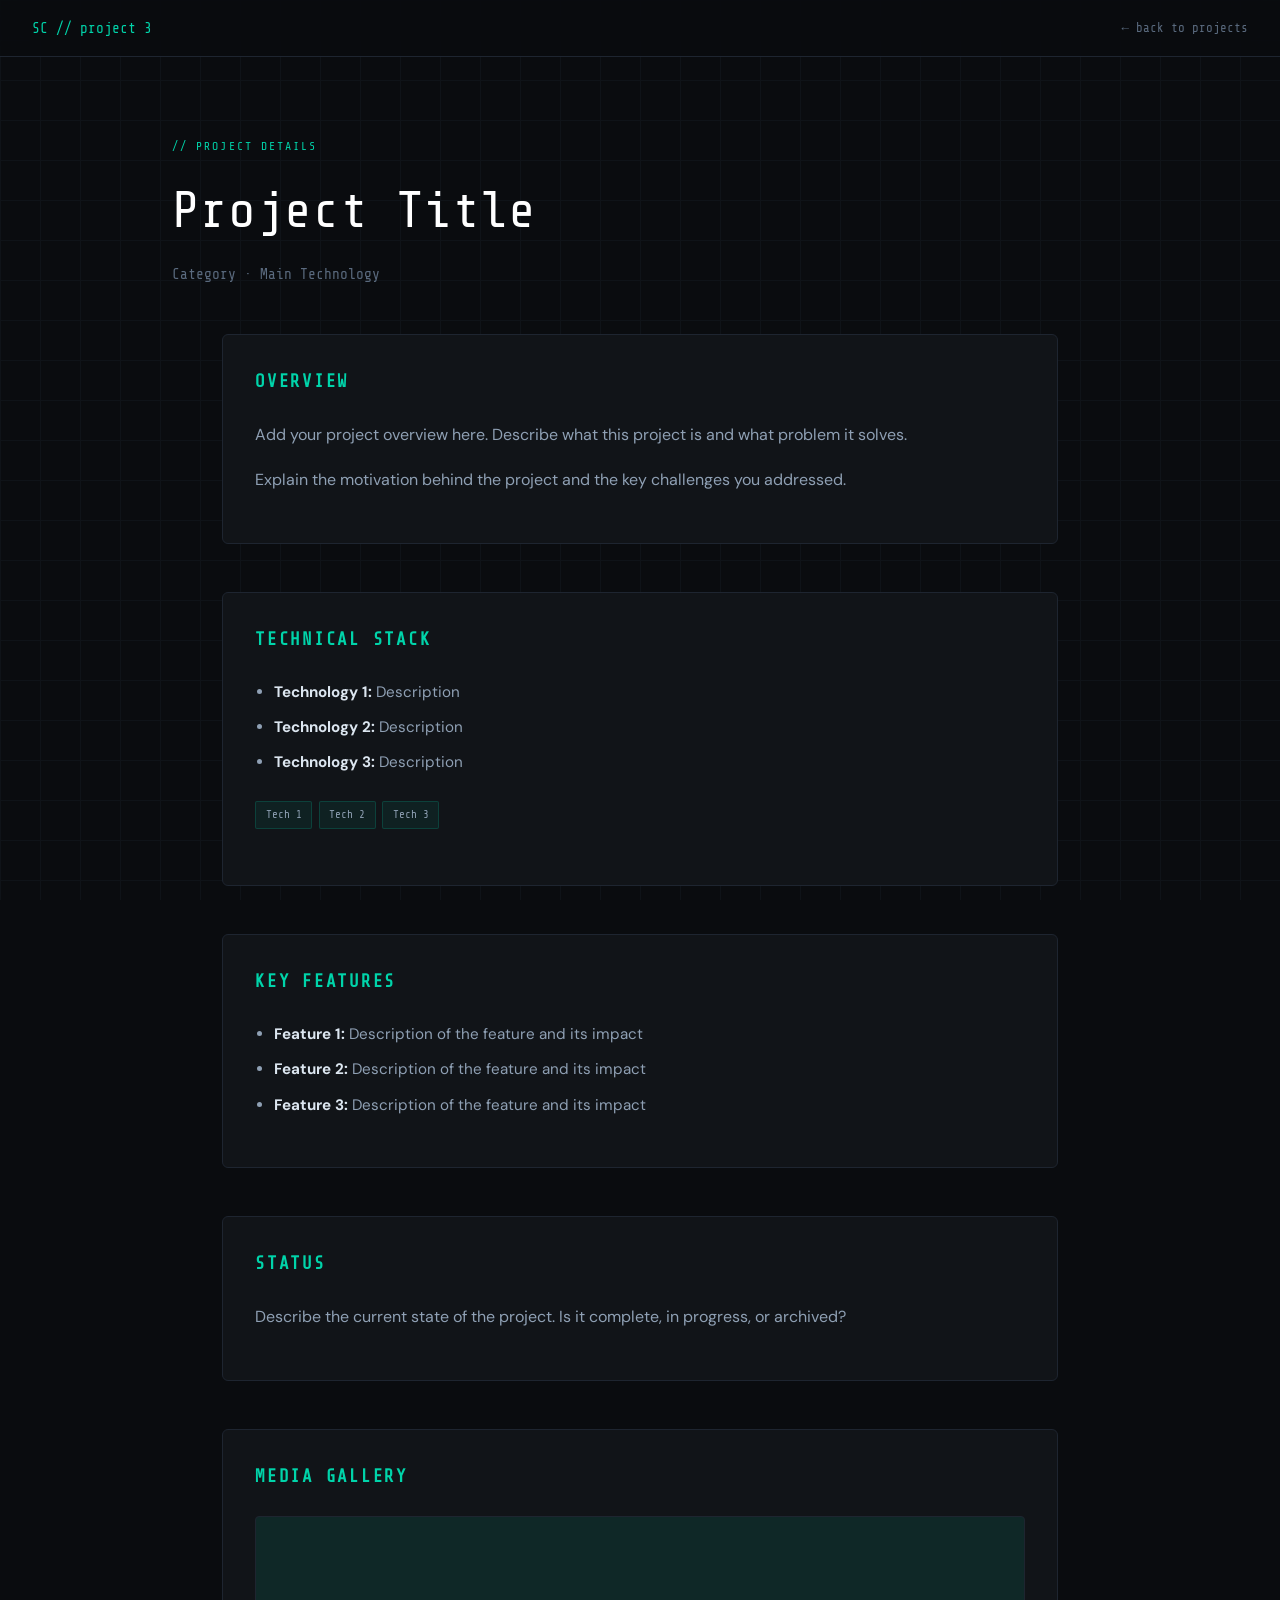
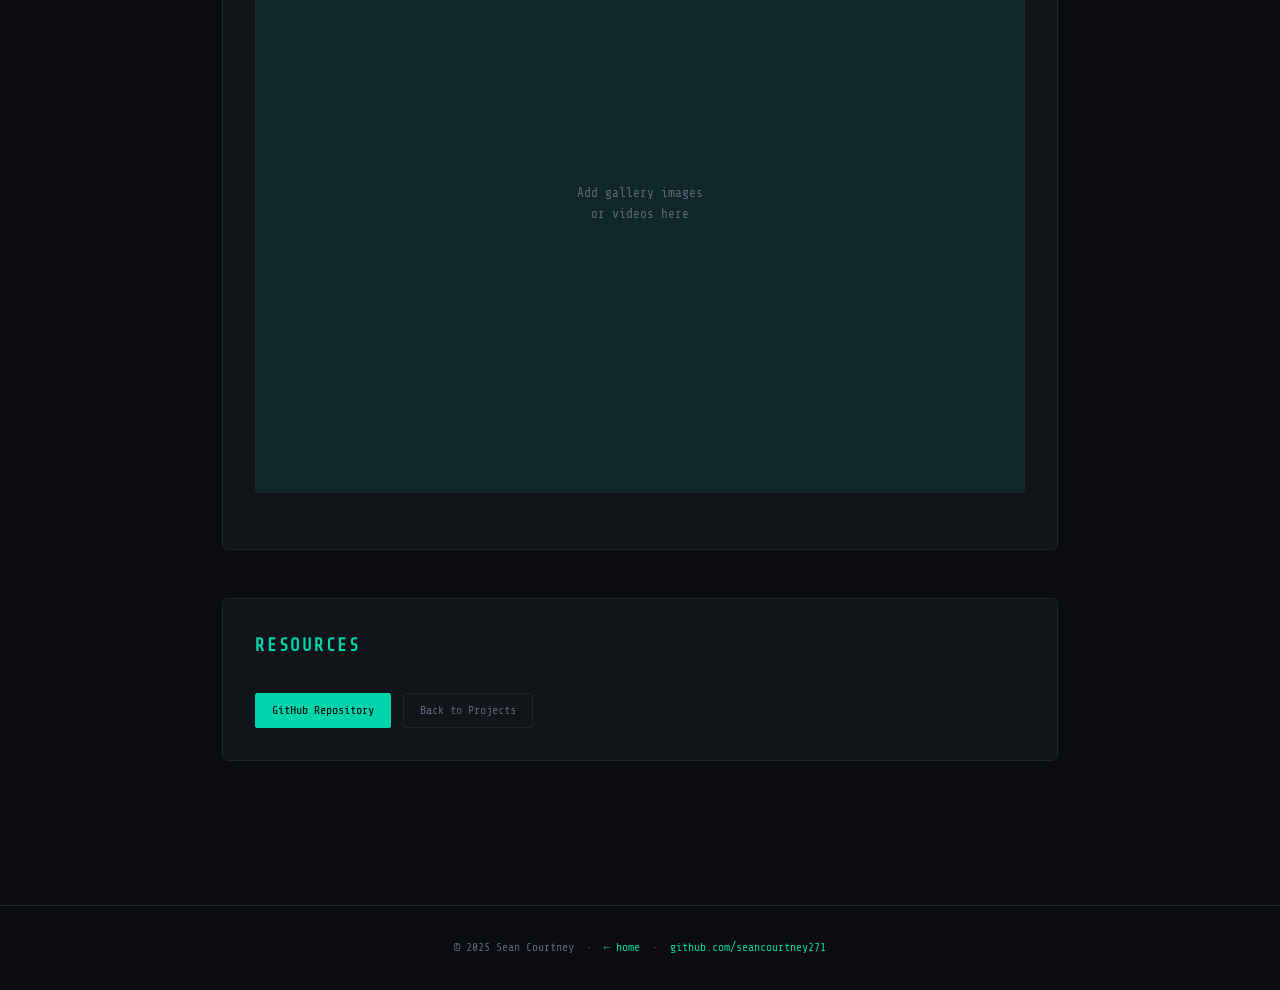
<file: project3-details.html>
<!DOCTYPE html>
<html lang="en">
<head>
  <meta charset="UTF-8" />
  <meta name="viewport" content="width=device-width, initial-scale=1.0"/>
  <title>Project 3 — Sean Courtney</title>
  <link href="https://fonts.googleapis.com/css2?family=Share+Tech+Mono&family=DM+Sans:wght@300;400;500;600&display=swap" rel="stylesheet"/>
  <style>
    /* ─── DESIGN TOKENS (keep in sync with index.html) ──────────── */
    :root {
      --bg:        #0a0c0f;
      --surface:   #111418;
      --surface2:  #161b22;
      --border:    #1e2530;
      --accent:    #00d4aa;
      --accent2:   #0087ff;
      --text:      #dce6f0;
      --muted:     #5a6a7e;
      --mono:      'Share Tech Mono', monospace;
      --sans:      'DM Sans', sans-serif;
    }

    *, *::before, *::after { box-sizing: border-box; margin: 0; padding: 0; }
    html { scroll-behavior: smooth; }
    body {
      background: var(--bg);
      color: var(--text);
      font-family: var(--sans);
      font-size: 16px;
      line-height: 1.7;
      overflow-x: hidden;
    }
    a { color: var(--accent); text-decoration: none; }
    a:hover { text-decoration: underline; }

    /* grid background */
    body::before {
      content: '';
      position: fixed; inset: 0;
      background-image:
        linear-gradient(var(--border) 1px, transparent 1px),
        linear-gradient(90deg, var(--border) 1px, transparent 1px);
      background-size: 40px 40px;
      opacity: 0.3;
      pointer-events: none; z-index: 0;
    }

    /* ─── NAV ────────────────────────────────────────────────────── */
    nav {
      position: sticky; top: 0; z-index: 100;
      background: rgba(10,12,15,0.88);
      backdrop-filter: blur(12px);
      border-bottom: 1px solid var(--border);
      padding: 1rem 2rem;
      display: flex; justify-content: space-between; align-items: center;
    }
    .nav-logo { font-family: var(--mono); color: var(--accent); font-size: 0.9rem; }
    .nav-back {
      font-family: var(--mono); font-size: 0.78rem;
      color: var(--muted); transition: color 0.2s;
    }
    .nav-back:hover { color: var(--accent); text-decoration: none; }

    /* ─── PAGE HEADER ────────────────────────────────────────────── */
    .page-header {
      padding: 5rem 2rem 3rem;
      max-width: 1000px; margin: 0 auto;
      position: relative; z-index: 1;
    }
    .page-tag {
      font-family: var(--mono); font-size: 0.72rem;
      color: var(--accent); letter-spacing: 0.18em;
      text-transform: uppercase; margin-bottom: 0.6rem;
    }
    h1 {
      font-family: var(--mono);
      font-size: clamp(2rem, 5vw, 3.2rem);
      font-weight: 400; color: #fff;
      animation: fadeUp 0.6s 0.1s both;
    }
    .page-sub {
      color: var(--muted); font-size: 0.9rem;
      font-family: var(--mono); margin-top: 0.5rem;
      animation: fadeUp 0.6s 0.25s both;
    }

    /* ─── MAIN CONTENT AREA ──────────────────────────────────────── */
    .content-container {
      max-width: 900px; margin: 0 auto;
      padding: 0 2rem 6rem;
      position: relative; z-index: 1;
    }

    /* ─── CONTENT SECTIONS ───────────────────────────────────────── */
    .content-section {
      margin-bottom: 3rem;
      padding: 2rem;
      border: 1px solid var(--border);
      border-radius: 6px;
      background: var(--surface);
    }

    .section-title {
      font-family: var(--mono);
      font-size: 1.1rem;
      color: var(--accent);
      margin-bottom: 1.5rem;
      text-transform: uppercase;
      letter-spacing: 0.1em;
    }

    .section-content {
      color: #8fa0b4;
      line-height: 1.8;
    }

    .section-content p {
      margin-bottom: 1rem;
    }

    .section-content ul {
      margin: 1rem 0 1rem 1.2rem;
      font-size: 0.95rem;
      color: #8fa0b4;
    }

    .section-content ul li {
      margin-bottom: 0.5rem;
    }

    .section-content strong {
      color: var(--text);
    }

    /* ─── MEDIA GALLERY ──────────────────────────────────────────── */
    .media-gallery {
      display: grid;
      grid-template-columns: repeat(auto-fit, minmax(250px, 1fr));
      gap: 1rem;
      margin: 1.5rem 0;
    }

    .gallery-item {
      aspect-ratio: 4/3;
      border: 1px solid var(--border);
      border-radius: 4px;
      overflow: hidden;
      background: #0e1319;
      display: flex;
      align-items: center;
      justify-content: center;
    }

    .gallery-item img,
    .gallery-item video {
      width: 100%;
      height: 100%;
      object-fit: cover;
    }

    /* ─── TAGS ───────────────────────────────────────────────────── */
    .proj-tags {
      display: flex;
      flex-wrap: wrap;
      gap: 0.4rem;
      margin: 1.5rem 0;
    }

    .tag {
      font-family: var(--mono);
      font-size: 0.68rem;
      padding: 0.25rem 0.6rem;
      background: rgba(0,212,170,0.07);
      border: 1px solid rgba(0,212,170,0.18);
      border-radius: 2px;
      color: #8fa0b4;
    }

    /* ─── LINKS ──────────────────────────────────────────────────── */
    .proj-links {
      display: flex;
      gap: 0.75rem;
      flex-wrap: wrap;
      margin-top: 2rem;
    }

    .proj-link {
      font-family: var(--mono);
      font-size: 0.74rem;
      padding: 0.4rem 1rem;
      border: 1px solid var(--border);
      border-radius: 2px;
      color: var(--muted);
      transition: all 0.2s;
    }

    .proj-link:hover {
      color: var(--accent);
      border-color: var(--accent);
      text-decoration: none;
    }

    .proj-link.primary {
      background: var(--accent);
      color: #000;
      border-color: var(--accent);
    }

    .proj-link.primary:hover {
      background: transparent;
      color: var(--accent);
    }

    /* ─── RESPONSIVE ─────────────────────────────────────────────── */
    @media (max-width: 720px) {
      .content-section {
        padding: 1.5rem;
      }

      .media-gallery {
        grid-template-columns: 1fr;
      }
    }

    @keyframes fadeUp {
      from { opacity: 0; transform: translateY(12px); }
      to   { opacity: 1; transform: translateY(0); }
    }
  </style>
</head>
<body>

  <!-- ════════════════════════════════════════════════════════════
       NAV
  ════════════════════════════════════════════════════════════ -->
  <nav>
    <div class="nav-logo">SC // project 3</div>
    <a href="projects.html" class="nav-back">← back to projects</a>
  </nav>

  <!-- ════════════════════════════════════════════════════════════
       PAGE HEADER
  ════════════════════════════════════════════════════════════ -->
  <div class="page-header">
    <p class="page-tag">// project details</p>
    <h1>Project Title</h1>
    <p class="page-sub">Category · Main Technology</p>
  </div>

  <!-- ════════════════════════════════════════════════════════════
       CONTENT
  ════════════════════════════════════════════════════════════ -->
  <div class="content-container">

    <!-- ── OVERVIEW ── -->
    <div class="content-section">
      <h2 class="section-title">Overview</h2>
      <div class="section-content">
        <p>
          Add your project overview here. Describe what this project is and what problem it solves.
        </p>
        <p>
          Explain the motivation behind the project and the key challenges you addressed.
        </p>
      </div>
    </div>

    <!-- ── TECHNICAL DETAILS ── -->
    <div class="content-section">
      <h2 class="section-title">Technical Stack</h2>
      <div class="section-content">
        <ul>
          <li><strong>Technology 1:</strong> Description</li>
          <li><strong>Technology 2:</strong> Description</li>
          <li><strong>Technology 3:</strong> Description</li>
        </ul>
      </div>

      <!-- ── TECH TAGS ── -->
      <div class="proj-tags">
        <span class="tag">Tech 1</span>
        <span class="tag">Tech 2</span>
        <span class="tag">Tech 3</span>
      </div>
    </div>

    <!-- ── KEY FEATURES ── -->
    <div class="content-section">
      <h2 class="section-title">Key Features</h2>
      <div class="section-content">
        <ul>
          <li><strong>Feature 1:</strong> Description of the feature and its impact</li>
          <li><strong>Feature 2:</strong> Description of the feature and its impact</li>
          <li><strong>Feature 3:</strong> Description of the feature and its impact</li>
        </ul>
      </div>
    </div>

    <!-- ── CURRENT STATUS ── -->
    <div class="content-section">
      <h2 class="section-title">Status</h2>
      <div class="section-content">
        <p>
          Describe the current state of the project. Is it complete, in progress, or archived?
        </p>
      </div>
    </div>

    <!-- ── GALLERY ── -->
    <div class="content-section">
      <h2 class="section-title">Media Gallery</h2>
      <div class="media-gallery">
        <!-- Add your images/videos here -->
        <div class="gallery-item" style="background: rgba(0,212,170,0.1); display: flex; align-items: center; justify-content: center; color: var(--muted);">
          <span style="font-family: var(--mono); font-size: 0.8rem; text-align: center;">Add gallery images<br/>or videos here</span>
        </div>
      </div>
    </div>

    <!-- ── LINKS ── -->
    <div class="content-section">
      <h2 class="section-title">Resources</h2>
      <div class="proj-links">
        <a href="#" class="proj-link primary">GitHub Repository</a>
        <a href="projects.html#project3" class="proj-link">Back to Projects</a>
      </div>
    </div>

  </div><!-- /.content-container -->

  <!-- ════════════════════════════════════════════════════════════
       FOOTER
  ════════════════════════════════════════════════════════════ -->
  <footer style="border-top:1px solid var(--border);padding:2rem;text-align:center;font-family:var(--mono);font-size:0.72rem;color:var(--muted);position:relative;z-index:1;">
    <p>© 2025 Sean Courtney &nbsp;·&nbsp;
      <a href="index.html">← home</a> &nbsp;·&nbsp;
      <a href="https://github.com/seancourtney271" target="_blank">github.com/seancourtney271</a>
    </p>
  </footer>

</body>
</html>
</file>
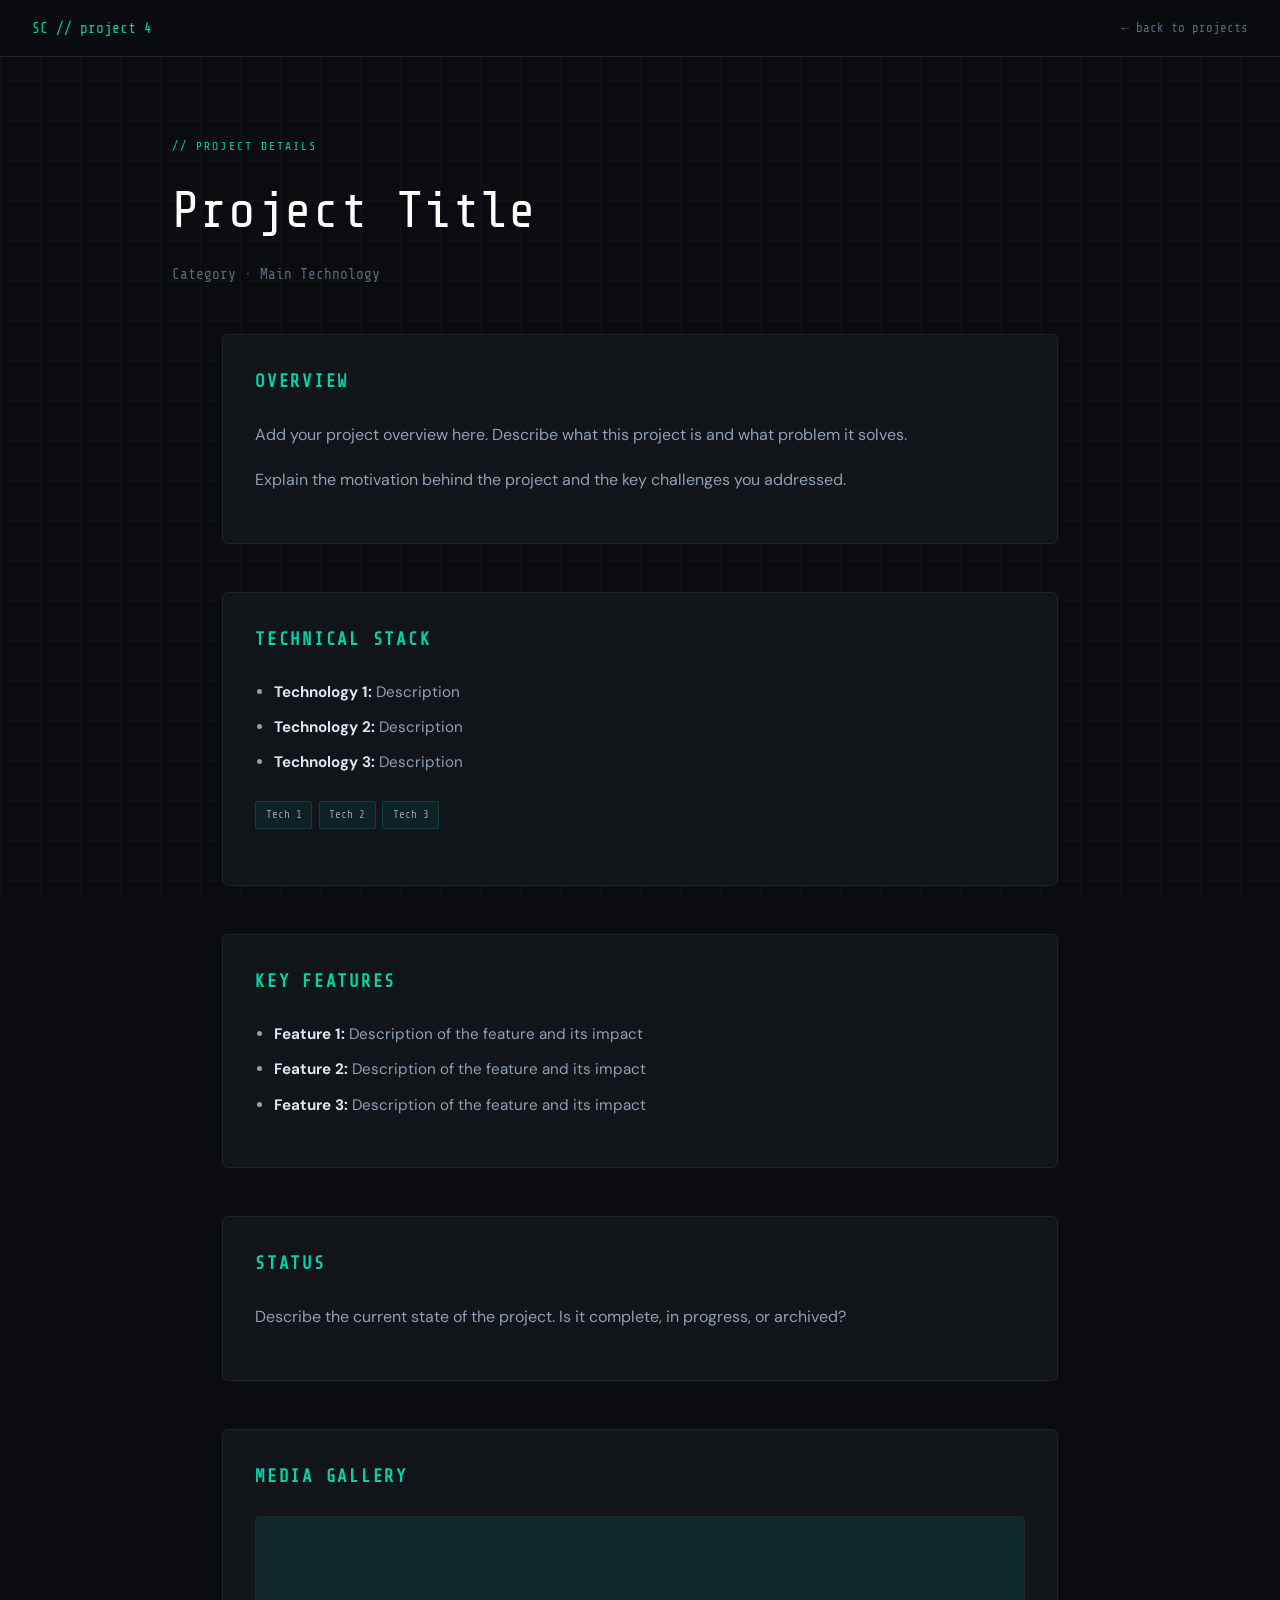
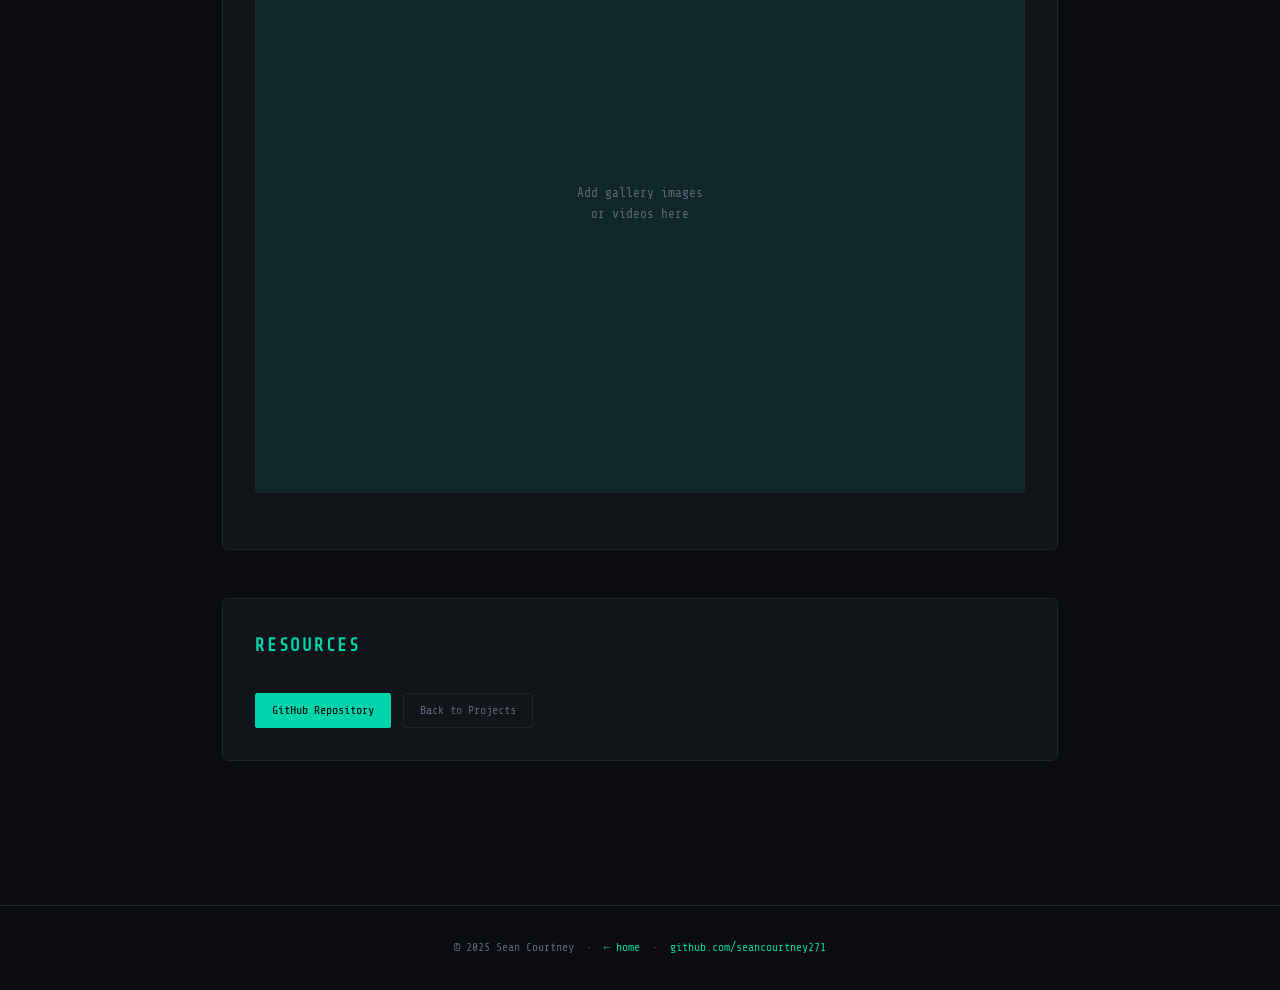
<file: project4-details.html>
<!DOCTYPE html>
<html lang="en">
<head>
  <meta charset="UTF-8" />
  <meta name="viewport" content="width=device-width, initial-scale=1.0"/>
  <title>Project 4 — Sean Courtney</title>
  <link href="https://fonts.googleapis.com/css2?family=Share+Tech+Mono&family=DM+Sans:wght@300;400;500;600&display=swap" rel="stylesheet"/>
  <style>
    /* ─── DESIGN TOKENS (keep in sync with index.html) ──────────── */
    :root {
      --bg:        #0a0c0f;
      --surface:   #111418;
      --surface2:  #161b22;
      --border:    #1e2530;
      --accent:    #00d4aa;
      --accent2:   #0087ff;
      --text:      #dce6f0;
      --muted:     #5a6a7e;
      --mono:      'Share Tech Mono', monospace;
      --sans:      'DM Sans', sans-serif;
    }

    *, *::before, *::after { box-sizing: border-box; margin: 0; padding: 0; }
    html { scroll-behavior: smooth; }
    body {
      background: var(--bg);
      color: var(--text);
      font-family: var(--sans);
      font-size: 16px;
      line-height: 1.7;
      overflow-x: hidden;
    }
    a { color: var(--accent); text-decoration: none; }
    a:hover { text-decoration: underline; }

    /* grid background */
    body::before {
      content: '';
      position: fixed; inset: 0;
      background-image:
        linear-gradient(var(--border) 1px, transparent 1px),
        linear-gradient(90deg, var(--border) 1px, transparent 1px);
      background-size: 40px 40px;
      opacity: 0.3;
      pointer-events: none; z-index: 0;
    }

    /* ─── NAV ────────────────────────────────────────────────────── */
    nav {
      position: sticky; top: 0; z-index: 100;
      background: rgba(10,12,15,0.88);
      backdrop-filter: blur(12px);
      border-bottom: 1px solid var(--border);
      padding: 1rem 2rem;
      display: flex; justify-content: space-between; align-items: center;
    }
    .nav-logo { font-family: var(--mono); color: var(--accent); font-size: 0.9rem; }
    .nav-back {
      font-family: var(--mono); font-size: 0.78rem;
      color: var(--muted); transition: color 0.2s;
    }
    .nav-back:hover { color: var(--accent); text-decoration: none; }

    /* ─── PAGE HEADER ────────────────────────────────────────────── */
    .page-header {
      padding: 5rem 2rem 3rem;
      max-width: 1000px; margin: 0 auto;
      position: relative; z-index: 1;
    }
    .page-tag {
      font-family: var(--mono); font-size: 0.72rem;
      color: var(--accent); letter-spacing: 0.18em;
      text-transform: uppercase; margin-bottom: 0.6rem;
    }
    h1 {
      font-family: var(--mono);
      font-size: clamp(2rem, 5vw, 3.2rem);
      font-weight: 400; color: #fff;
      animation: fadeUp 0.6s 0.1s both;
    }
    .page-sub {
      color: var(--muted); font-size: 0.9rem;
      font-family: var(--mono); margin-top: 0.5rem;
      animation: fadeUp 0.6s 0.25s both;
    }

    /* ─── MAIN CONTENT AREA ──────────────────────────────────────── */
    .content-container {
      max-width: 900px; margin: 0 auto;
      padding: 0 2rem 6rem;
      position: relative; z-index: 1;
    }

    /* ─── CONTENT SECTIONS ───────────────────────────────────────── */
    .content-section {
      margin-bottom: 3rem;
      padding: 2rem;
      border: 1px solid var(--border);
      border-radius: 6px;
      background: var(--surface);
    }

    .section-title {
      font-family: var(--mono);
      font-size: 1.1rem;
      color: var(--accent);
      margin-bottom: 1.5rem;
      text-transform: uppercase;
      letter-spacing: 0.1em;
    }

    .section-content {
      color: #8fa0b4;
      line-height: 1.8;
    }

    .section-content p {
      margin-bottom: 1rem;
    }

    .section-content ul {
      margin: 1rem 0 1rem 1.2rem;
      font-size: 0.95rem;
      color: #8fa0b4;
    }

    .section-content ul li {
      margin-bottom: 0.5rem;
    }

    .section-content strong {
      color: var(--text);
    }

    /* ─── MEDIA GALLERY ──────────────────────────────────────────── */
    .media-gallery {
      display: grid;
      grid-template-columns: repeat(auto-fit, minmax(250px, 1fr));
      gap: 1rem;
      margin: 1.5rem 0;
    }

    .gallery-item {
      aspect-ratio: 4/3;
      border: 1px solid var(--border);
      border-radius: 4px;
      overflow: hidden;
      background: #0e1319;
      display: flex;
      align-items: center;
      justify-content: center;
    }

    .gallery-item img,
    .gallery-item video {
      width: 100%;
      height: 100%;
      object-fit: cover;
    }

    /* ─── TAGS ───────────────────────────────────────────────────── */
    .proj-tags {
      display: flex;
      flex-wrap: wrap;
      gap: 0.4rem;
      margin: 1.5rem 0;
    }

    .tag {
      font-family: var(--mono);
      font-size: 0.68rem;
      padding: 0.25rem 0.6rem;
      background: rgba(0,212,170,0.07);
      border: 1px solid rgba(0,212,170,0.18);
      border-radius: 2px;
      color: #8fa0b4;
    }

    /* ─── LINKS ──────────────────────────────────────────────────── */
    .proj-links {
      display: flex;
      gap: 0.75rem;
      flex-wrap: wrap;
      margin-top: 2rem;
    }

    .proj-link {
      font-family: var(--mono);
      font-size: 0.74rem;
      padding: 0.4rem 1rem;
      border: 1px solid var(--border);
      border-radius: 2px;
      color: var(--muted);
      transition: all 0.2s;
    }

    .proj-link:hover {
      color: var(--accent);
      border-color: var(--accent);
      text-decoration: none;
    }

    .proj-link.primary {
      background: var(--accent);
      color: #000;
      border-color: var(--accent);
    }

    .proj-link.primary:hover {
      background: transparent;
      color: var(--accent);
    }

    /* ─── RESPONSIVE ─────────────────────────────────────────────── */
    @media (max-width: 720px) {
      .content-section {
        padding: 1.5rem;
      }

      .media-gallery {
        grid-template-columns: 1fr;
      }
    }

    @keyframes fadeUp {
      from { opacity: 0; transform: translateY(12px); }
      to   { opacity: 1; transform: translateY(0); }
    }
  </style>
</head>
<body>

  <!-- ════════════════════════════════════════════════════════════
       NAV
  ════════════════════════════════════════════════════════════ -->
  <nav>
    <div class="nav-logo">SC // project 4</div>
    <a href="projects.html" class="nav-back">← back to projects</a>
  </nav>

  <!-- ════════════════════════════════════════════════════════════
       PAGE HEADER
  ════════════════════════════════════════════════════════════ -->
  <div class="page-header">
    <p class="page-tag">// project details</p>
    <h1>Project Title</h1>
    <p class="page-sub">Category · Main Technology</p>
  </div>

  <!-- ════════════════════════════════════════════════════════════
       CONTENT
  ════════════════════════════════════════════════════════════ -->
  <div class="content-container">

    <!-- ── OVERVIEW ── -->
    <div class="content-section">
      <h2 class="section-title">Overview</h2>
      <div class="section-content">
        <p>
          Add your project overview here. Describe what this project is and what problem it solves.
        </p>
        <p>
          Explain the motivation behind the project and the key challenges you addressed.
        </p>
      </div>
    </div>

    <!-- ── TECHNICAL DETAILS ── -->
    <div class="content-section">
      <h2 class="section-title">Technical Stack</h2>
      <div class="section-content">
        <ul>
          <li><strong>Technology 1:</strong> Description</li>
          <li><strong>Technology 2:</strong> Description</li>
          <li><strong>Technology 3:</strong> Description</li>
        </ul>
      </div>

      <!-- ── TECH TAGS ── -->
      <div class="proj-tags">
        <span class="tag">Tech 1</span>
        <span class="tag">Tech 2</span>
        <span class="tag">Tech 3</span>
      </div>
    </div>

    <!-- ── KEY FEATURES ── -->
    <div class="content-section">
      <h2 class="section-title">Key Features</h2>
      <div class="section-content">
        <ul>
          <li><strong>Feature 1:</strong> Description of the feature and its impact</li>
          <li><strong>Feature 2:</strong> Description of the feature and its impact</li>
          <li><strong>Feature 3:</strong> Description of the feature and its impact</li>
        </ul>
      </div>
    </div>

    <!-- ── CURRENT STATUS ── -->
    <div class="content-section">
      <h2 class="section-title">Status</h2>
      <div class="section-content">
        <p>
          Describe the current state of the project. Is it complete, in progress, or archived?
        </p>
      </div>
    </div>

    <!-- ── GALLERY ── -->
    <div class="content-section">
      <h2 class="section-title">Media Gallery</h2>
      <div class="media-gallery">
        <!-- Add your images/videos here -->
        <div class="gallery-item" style="background: rgba(0,212,170,0.1); display: flex; align-items: center; justify-content: center; color: var(--muted);">
          <span style="font-family: var(--mono); font-size: 0.8rem; text-align: center;">Add gallery images<br/>or videos here</span>
        </div>
      </div>
    </div>

    <!-- ── LINKS ── -->
    <div class="content-section">
      <h2 class="section-title">Resources</h2>
      <div class="proj-links">
        <a href="#" class="proj-link primary">GitHub Repository</a>
        <a href="projects.html#project4" class="proj-link">Back to Projects</a>
      </div>
    </div>

  </div><!-- /.content-container -->

  <!-- ════════════════════════════════════════════════════════════
       FOOTER
  ════════════════════════════════════════════════════════════ -->
  <footer style="border-top:1px solid var(--border);padding:2rem;text-align:center;font-family:var(--mono);font-size:0.72rem;color:var(--muted);position:relative;z-index:1;">
    <p>© 2025 Sean Courtney &nbsp;·&nbsp;
      <a href="index.html">← home</a> &nbsp;·&nbsp;
      <a href="https://github.com/seancourtney271" target="_blank">github.com/seancourtney271</a>
    </p>
  </footer>

</body>
</html>
</file>
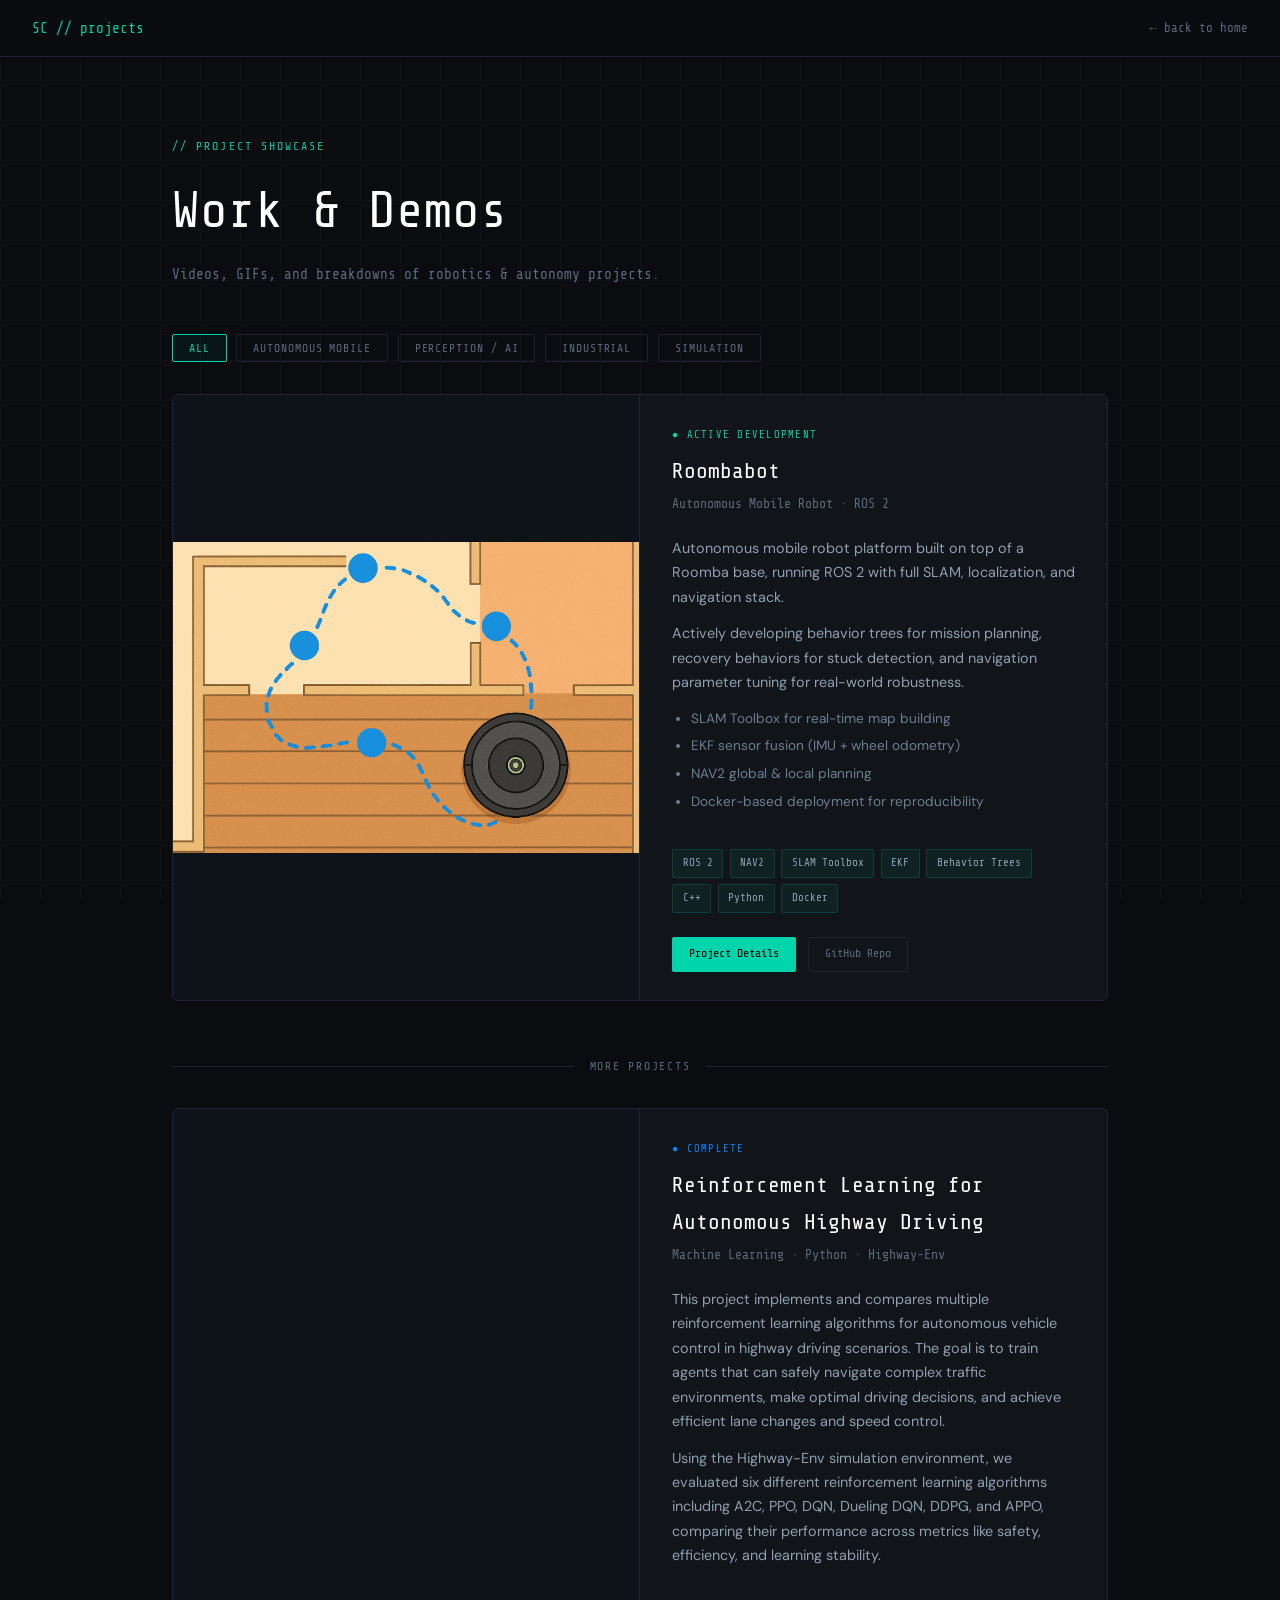
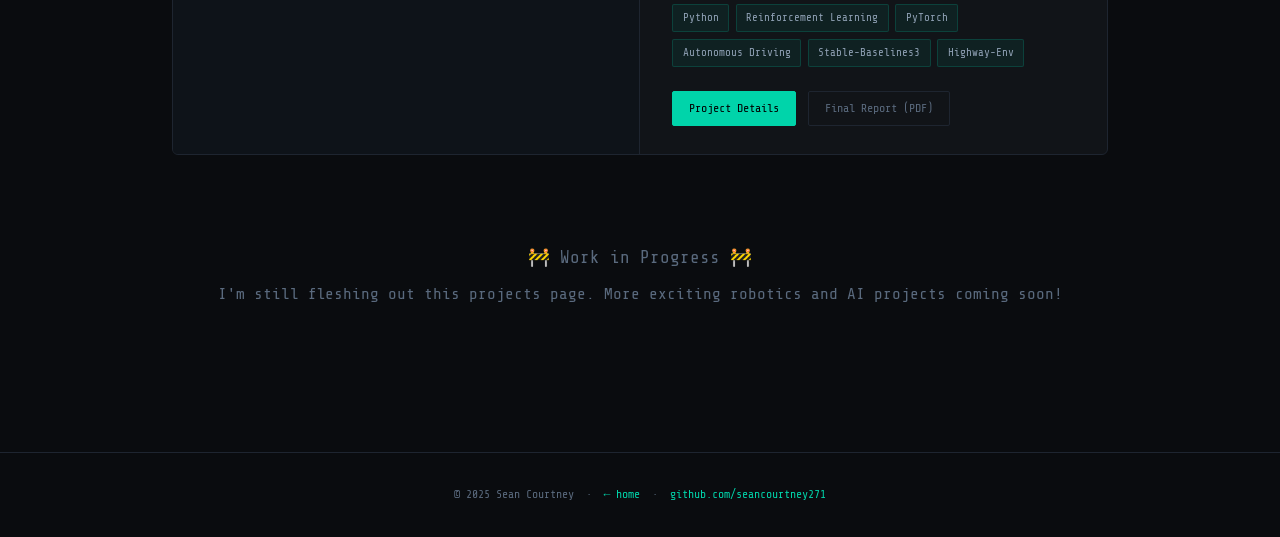
<file: projects.html>
<!DOCTYPE html>
<html lang="en">
<head>
  <meta charset="UTF-8" />
  <meta name="viewport" content="width=device-width, initial-scale=1.0"/>
  <title>Projects — Sean Courtney</title>
  <link href="https://fonts.googleapis.com/css2?family=Share+Tech+Mono&family=DM+Sans:wght@300;400;500;600&display=swap" rel="stylesheet"/>
  <style>
    /* ─── DESIGN TOKENS (keep in sync with index.html) ──────────── */
    :root {
      --bg:        #0a0c0f;
      --surface:   #111418;
      --surface2:  #161b22;
      --border:    #1e2530;
      --accent:    #00d4aa;
      --accent2:   #0087ff;
      --text:      #dce6f0;
      --muted:     #5a6a7e;
      --mono:      'Share Tech Mono', monospace;
      --sans:      'DM Sans', sans-serif;
    }

    *, *::before, *::after { box-sizing: border-box; margin: 0; padding: 0; }
    html { scroll-behavior: smooth; }
    body {
      background: var(--bg);
      color: var(--text);
      font-family: var(--sans);
      font-size: 16px;
      line-height: 1.7;
      overflow-x: hidden;
    }
    a { color: var(--accent); text-decoration: none; }
    a:hover { text-decoration: underline; }

    /* grid background */
    body::before {
      content: '';
      position: fixed; inset: 0;
      background-image:
        linear-gradient(var(--border) 1px, transparent 1px),
        linear-gradient(90deg, var(--border) 1px, transparent 1px);
      background-size: 40px 40px;
      opacity: 0.3;
      pointer-events: none; z-index: 0;
    }

    /* ─── NAV ────────────────────────────────────────────────────── */
    nav {
      position: sticky; top: 0; z-index: 100;
      background: rgba(10,12,15,0.88);
      backdrop-filter: blur(12px);
      border-bottom: 1px solid var(--border);
      padding: 1rem 2rem;
      display: flex; justify-content: space-between; align-items: center;
    }
    .nav-logo { font-family: var(--mono); color: var(--accent); font-size: 0.9rem; }
    .nav-back {
      font-family: var(--mono); font-size: 0.78rem;
      color: var(--muted); transition: color 0.2s;
    }
    .nav-back:hover { color: var(--accent); text-decoration: none; }

    /* ─── PAGE HEADER ────────────────────────────────────────────── */
    .page-header {
      padding: 5rem 2rem 3rem;
      max-width: 1000px; margin: 0 auto;
      position: relative; z-index: 1;
    }
    .page-tag {
      font-family: var(--mono); font-size: 0.72rem;
      color: var(--accent); letter-spacing: 0.18em;
      text-transform: uppercase; margin-bottom: 0.6rem;
    }
    h1 {
      font-family: var(--mono);
      font-size: clamp(2rem, 5vw, 3.2rem);
      font-weight: 400; color: #fff;
      animation: fadeUp 0.6s 0.1s both;
    }
    .page-sub {
      color: var(--muted); font-size: 0.9rem;
      font-family: var(--mono); margin-top: 0.5rem;
      animation: fadeUp 0.6s 0.25s both;
    }

    /* ─── FILTER TABS ────────────────────────────────────────────── */
    .filter-bar {
      max-width: 1000px; margin: 0 auto 2rem;
      padding: 0 2rem;
      display: flex; gap: 0.6rem; flex-wrap: wrap;
      position: relative; z-index: 1;
    }
    .filter-btn {
      font-family: var(--mono); font-size: 0.72rem;
      letter-spacing: 0.08em; text-transform: uppercase;
      padding: 0.4rem 1rem;
      background: transparent; color: var(--muted);
      border: 1px solid var(--border); border-radius: 2px;
      cursor: pointer; transition: all 0.2s;
    }
    .filter-btn:hover,
    .filter-btn.active { color: var(--accent); border-color: var(--accent); background: rgba(0,212,170,0.05); }

    /* ─── MAIN CONTENT AREA ──────────────────────────────────────── */
    .projects-container {
      max-width: 1000px; margin: 0 auto;
      padding: 0 2rem 6rem;
      position: relative; z-index: 1;
    }

    /* ─── PROJECT ENTRY ──────────────────────────────────────────── */
    /*
      Each .project-entry is one full project block.
      It contains:
        .project-media  — video / GIF / image area (left or top)
        .project-info   — title, description, tags, links (right or bottom)
    */
    .project-entry {
      display: grid;
      grid-template-columns: 1fr 1fr;
      gap: 0;
      border: 1px solid var(--border);
      border-radius: 6px;
      overflow: hidden;
      margin-bottom: 2.5rem;
      background: var(--surface);
      transition: border-color 0.25s;
    }
    .project-entry:hover { border-color: rgba(0,212,170,0.4); }

    /* ── MEDIA PANEL ── */
    .project-media {
      position: relative;
      background: #0e1319;
      min-height: 320px;
      display: flex; flex-direction: column;
      align-items: center; justify-content: center;
      overflow: hidden;
      border-right: 1px solid var(--border);
    }

    /*
      ════════════════════════════════════════════
      VIDEO SLOT — autoplay loop (recommended)
      Replace the placeholder div with:

        <video autoplay muted loop playsinline>
          <source src="assets/YOUR_VIDEO.mp4" type="video/mp4"/>
        </video>

      ════════════════════════════════════════════
    */
    .project-media video {
      width: 100%; height: 100%;
      object-fit: contain; display: block;
    }

    /*
      ════════════════════════════════════════════
      GIF SLOT — use an <img> tag instead:

        <img src="assets/YOUR_DEMO.gif" alt="Project demo"/>

      ════════════════════════════════════════════
    */
    .project-media img {
      width: 100%; height: 100%;
      object-fit: contain; display: block;
    }

    /*
      ════════════════════════════════════════════
      YOUTUBE EMBED — use an <iframe> instead:

        <iframe
          src="https://www.youtube.com/embed/YOUR_VIDEO_ID?autoplay=1&mute=1&loop=1&playlist=YOUR_VIDEO_ID"
          frameborder="0"
          allow="autoplay; encrypted-media"
          allowfullscreen
          style="width:100%;height:100%;position:absolute;inset:0;">
        </iframe>

      ════════════════════════════════════════════
    */

    /* placeholder shown until you add real media */
    .media-placeholder {
      display: flex; flex-direction: column;
      align-items: center; justify-content: center;
      gap: 0.75rem; padding: 2rem;
      text-align: center; width: 100%;
    }
    .media-placeholder .mp-icon {
      font-size: 2.5rem; opacity: 0.25;
    }
    .media-placeholder p {
      font-family: var(--mono); font-size: 0.7rem;
      color: var(--muted); line-height: 1.6;
    }
    .media-placeholder code {
      display: block; margin-top: 0.5rem;
      font-size: 0.65rem; color: var(--accent);
      background: rgba(0,212,170,0.08);
      padding: 0.4rem 0.6rem; border-radius: 3px;
      text-align: left;
    }

    /* extra media thumbnails row */
    .media-extras {
      display: flex; gap: 4px;
      padding: 4px; background: #0a0c0f;
      border-top: 1px solid var(--border);
      width: 100%;
    }
    .media-extras img,
    .media-extras video {
      width: 60px; height: 45px;
      object-fit: cover; border-radius: 2px;
      cursor: pointer; opacity: 0.7; transition: opacity 0.2s;
    }
    .media-extras img:hover,
    .media-extras video:hover { opacity: 1; }

    /* ── INFO PANEL ── */
    .project-info {
      padding: 2rem 2rem 1.75rem;
      display: flex; flex-direction: column;
    }
    .proj-status {
      font-family: var(--mono); font-size: 0.65rem;
      letter-spacing: 0.12em; text-transform: uppercase;
      margin-bottom: 0.5rem;
    }
    .proj-status.active  { color: var(--accent); }
    .proj-status.complete { color: var(--accent2); }
    .proj-status.archived { color: var(--muted); }

    .proj-title {
      font-family: var(--mono); font-size: 1.35rem;
      color: #fff; margin-bottom: 0.25rem;
    }
    .proj-subtitle {
      font-size: 0.82rem; color: var(--muted);
      font-family: var(--mono); margin-bottom: 1.25rem;
    }

    /* ─── DESCRIPTION BLOCK ──────────────────────────────────────── */
    .proj-desc {
      font-size: 0.9rem; color: #8fa0b4;
      margin-bottom: 1.5rem; flex: 1;
    }
    .proj-desc p { margin-bottom: 0.75rem; }
    .proj-desc ul {
      margin: 0.5rem 0 0.75rem 1.2rem;
      font-size: 0.85rem; color: #6a7f96;
    }
    .proj-desc ul li { margin-bottom: 0.3rem; }

    /* ─── TAGS ───────────────────────────────────────────────────── */
    .proj-tags { display: flex; flex-wrap: wrap; gap: 0.4rem; margin-bottom: 1.5rem; }
    .tag {
      font-family: var(--mono); font-size: 0.68rem;
      padding: 0.25rem 0.6rem;
      background: rgba(0,212,170,0.07);
      border: 1px solid rgba(0,212,170,0.18);
      border-radius: 2px; color: #8fa0b4;
    }

    /* ─── LINKS ──────────────────────────────────────────────────── */
    .proj-links { display: flex; gap: 0.75rem; flex-wrap: wrap; }
    .proj-link {
      font-family: var(--mono); font-size: 0.74rem;
      padding: 0.4rem 1rem;
      border: 1px solid var(--border);
      border-radius: 2px; color: var(--muted);
      transition: all 0.2s;
    }
    .proj-link:hover { color: var(--accent); border-color: var(--accent); text-decoration: none; }
    .proj-link.primary {
      background: var(--accent); color: #000;
      border-color: var(--accent);
    }
    .proj-link.primary:hover { background: transparent; color: var(--accent); }

    /* ─── DIVIDER LABEL ──────────────────────────────────────────── */
    .section-divider {
      display: flex; align-items: center; gap: 1rem;
      margin: 3.5rem 0 2rem;
    }
    .section-divider span {
      font-family: var(--mono); font-size: 0.72rem;
      color: var(--muted); letter-spacing: 0.15em;
      text-transform: uppercase; white-space: nowrap;
    }
    .section-divider::before,
    .section-divider::after {
      content: ''; flex: 1; height: 1px;
      background: var(--border);
    }

    /* ─── RESPONSIVE ─────────────────────────────────────────────── */
    @media (max-width: 720px) {
      .project-entry { grid-template-columns: 1fr; }
      .project-media { border-right: none; border-bottom: 1px solid var(--border); min-height: 220px; }
    }

    @keyframes fadeUp {
      from { opacity: 0; transform: translateY(12px); }
      to   { opacity: 1; transform: translateY(0); }
    }
  </style>
</head>
<body>

  <!-- ════════════════════════════════════════════════════════════
       NAV
  ════════════════════════════════════════════════════════════ -->
  <nav>
    <div class="nav-logo">SC // projects</div>
    <a href="index.html" class="nav-back">← back to home</a>
  </nav>

  <!-- ════════════════════════════════════════════════════════════
       PAGE HEADER
  ════════════════════════════════════════════════════════════ -->
  <div class="page-header">
    <p class="page-tag">// project showcase</p>
    <h1>Work &amp; Demos</h1>
    <!-- ── PAGE SUBTITLE — update as you like ── -->
    <p class="page-sub">Videos, GIFs, and breakdowns of robotics &amp; autonomy projects.</p>
  </div>

  <!-- ════════════════════════════════════════════════════════════
       FILTER BAR (purely visual for now — wire up JS if needed)
  ════════════════════════════════════════════════════════════ -->
  <div class="filter-bar">
    <button class="filter-btn active">All</button>
    <button class="filter-btn">Autonomous Mobile</button>
    <button class="filter-btn">Perception / AI</button>
    <button class="filter-btn">Industrial</button>
    <button class="filter-btn">Simulation</button>
  </div>

  <!-- ════════════════════════════════════════════════════════════
       PROJECTS LIST
  ════════════════════════════════════════════════════════════ -->
  <div class="projects-container">


    <!-- ╔══════════════════════════════════════════════════════════╗
         ║  PROJECT 1 — ROOMBABOT                                  ║
         ║  id="roombabot" lets index.html link directly here      ║
         ╚══════════════════════════════════════════════════════════╝ -->
    <div class="project-entry" id="roombabot">

      <!-- ── MEDIA PANEL ── -->
      <div class="project-media">

        <!--
          ★ DROP YOUR MAIN VIDEO / GIF HERE ★
          ────────────────────────────────────
          Option A — MP4 video (recommended, smallest file):
            <video autoplay muted loop playsinline>
              <source src="assets/roombabot-demo.mp4" type="video/mp4"/>
            </video>

          Option B — Animated GIF:
            <img src="assets/roombabot-demo.gif" alt="Roombabot navigation demo"/>

          Option C — YouTube embed:
            <iframe
              src="https://www.youtube.com/embed/YOUR_ID?autoplay=1&mute=1&loop=1&playlist=YOUR_ID"
              frameborder="0" allow="autoplay; encrypted-media" allowfullscreen
              style="width:100%;height:100%;position:absolute;inset:0;">
            </iframe>
        -->

        <img src="assets/roombabot/roombotNav.png" alt="Roombabot navigation demo"/>

        <!--
          ★ EXTRA THUMBNAILS (optional) ★
          Add more clips or screenshots here — they appear as a
          small row at the bottom of the media panel.
          Uncomment and fill in:

        <div class="media-extras">
          <img src="assets/roombabot-rviz.png"   alt="RViz map"/>
          <img src="assets/roombabot-slam.gif"   alt="SLAM building"/>
          <img src="assets/roombabot-nav.gif"    alt="Autonomous nav"/>
        </div>
        -->

      </div><!-- /.project-media -->

      <!-- ── INFO PANEL ── -->
      <div class="project-info">
        <span class="proj-status active">● active development</span>

        <!-- ── PROJECT TITLE ── -->
        <p class="proj-title">Roombabot</p>
        <!-- ── SHORT SUBTITLE ── -->
        <p class="proj-subtitle">Autonomous Mobile Robot · ROS 2</p>

        <!-- ══════════════════════════════════════════════════
             ★ YOUR DESCRIPTION GOES HERE ★
             Write as many <p> tags as you need.
             Add a <ul> for bullet-point highlights.
        ══════════════════════════════════════════════════ -->
        <div class="proj-desc">
          <p>
            <!-- DESCRIPTION: What is this robot? What problem does it solve? -->
            Autonomous mobile robot platform built on top of a Roomba base,
            running ROS 2 with full SLAM, localization, and navigation stack.
          </p>
          <p>
            <!-- DESCRIPTION: What are the interesting technical challenges? -->
            Actively developing behavior trees for mission planning, recovery
            behaviors for stuck detection, and navigation parameter tuning for
            real-world robustness.
          </p>
          <ul>
            <!-- ── BULLET HIGHLIGHTS — add/remove as needed ── -->
            <li>SLAM Toolbox for real-time map building</li>
            <li>EKF sensor fusion (IMU + wheel odometry)</li>
            <li>NAV2 global &amp; local planning</li>
            <li>Docker-based deployment for reproducibility</li>
            <!-- ADD MORE BULLETS HERE -->
          </ul>
        </div>

        <!-- ── TECH TAGS — list every major technology used ── -->
        <div class="proj-tags">
          <span class="tag">ROS 2</span>
          <span class="tag">NAV2</span>
          <span class="tag">SLAM Toolbox</span>
          <span class="tag">EKF</span>
          <span class="tag">Behavior Trees</span>
          <span class="tag">C++</span>
          <span class="tag">Python</span>
          <span class="tag">Docker</span>
        </div>

        <!-- ── LINKS — update hrefs, add/remove as needed ── -->
        <div class="proj-links">
          <a href="roombabot-details.html" class="proj-link primary">Project Details</a>
          <a href="https://github.com/seancourtney271/Docker-Rosbot-roomba" target="_blank" class="proj-link">GitHub Repo</a>
          <!-- <a href="#" class="proj-link">Live Demo</a> -->
          <!-- <a href="#" class="proj-link">Paper / Write-up</a> -->
        </div>

      </div><!-- /.project-info -->
    </div><!-- /.project-entry #roombabot -->


    <div class="section-divider"><span>more projects</span></div>


    <!-- ╔══════════════════════════════════════════════════════════╗
         ║  PROJECT 2 — Reinforcement Learning Highway Project    ║
         ║  id="reinforcement-learning-highway" for deep-linking   ║
         ╚══════════════════════════════════════════════════════════╝ -->
    <div class="project-entry" id="reinforcement-learning-highway">

      <div class="project-media">
        <video autoplay muted loop playsinline>
          <source src="assets/reinforcement_learning_highway_project/highway_ppo.mp4" type="video/mp4">
          Your browser does not support the video tag.
        </video>
      </div>

      <div class="project-info">
        <!-- ── STATUS: active / complete / archived ── -->
        <span class="proj-status complete">● complete</span>

        <!-- ── PROJECT TITLE ── -->
        <p class="proj-title">Reinforcement Learning for Autonomous Highway Driving</p>
        <!-- ── SHORT SUBTITLE ── -->
        <p class="proj-subtitle">Machine Learning · Python · Highway-Env</p>

        <!-- ══════════════════════════════════════════════════
             ★ PROJECT DESCRIPTION ★
        ══════════════════════════════════════════════════ -->
        <div class="proj-desc">
          <p>
            This project implements and compares multiple reinforcement learning algorithms for autonomous vehicle control in highway driving scenarios. The goal is to train agents that can safely navigate complex traffic environments, make optimal driving decisions, and achieve efficient lane changes and speed control.
          </p>
          <p>
            Using the Highway-Env simulation environment, we evaluated six different reinforcement learning algorithms including A2C, PPO, DQN, Dueling DQN, DDPG, and APPO, comparing their performance across metrics like safety, efficiency, and learning stability.
          </p>
        </div>

        <!-- ── TECH TAGS ── -->
        <div class="proj-tags">
          <span class="tag">Python</span>
          <span class="tag">Reinforcement Learning</span>
          <span class="tag">PyTorch</span>
          <span class="tag">Autonomous Driving</span>
          <span class="tag">Stable-Baselines3</span>
          <span class="tag">Highway-Env</span>
        </div>

        <!-- ── LINKS ── -->
        <div class="proj-links">
          <a href="reinforcement_learning_project-details.html" class="proj-link primary">Project Details</a>
          <a href="assets/reinforcement_learning_highway_project/cwbrazea_ishaanma_seancour_Final_Project_Report.pdf" class="proj-link" target="_blank">Final Report (PDF)</a>
        </div>
      </div>
    </div><!-- /.project-entry #reinforcement-learning-highway -->


    <!--
    ╔══════════════════════════════════════════════════════════╗
         ║  PROJECT 3 — COMMENTED OUT (not filled out yet)       ║
         ╚══════════════════════════════════════════════════════════╝
    <div class="project-entry" id="project3">

      <div class="project-media">
        <div class="media-placeholder">
          <div class="mp-icon">🦾</div>
          <p>Add your project 3 video or GIF here.</p>
          <code>&lt;img src="assets/project3.gif" alt="Demo"/&gt;</code>
        </div>
      </div>

      <div class="project-info">
        <span class="proj-status complete">● complete</span>
        <p class="proj-title">Project Title</p>
        <p class="proj-subtitle">Category · Main Tech</p>

        <div class="proj-desc">
          <p>
            Describe what this project is and what problem it solves.
          </p>
          <ul>
            <li>Key feature or result 1</li>
            <li>Key feature or result 2</li>
          </ul>
        </div>

        <div class="proj-tags">
          <span class="tag">Tech 1</span>
          <span class="tag">Tech 2</span>
        </div>

        <div class="proj-links">
          <a href="#" class="proj-link">GitHub Repo</a>
        </div>
      </div>
    </div>
    -->


    <!--
    ╔══════════════════════════════════════════════════════════╗
         ║  PROJECT 4 — COMMENTED OUT (not filled out yet)       ║
         ╚══════════════════════════════════════════════════════════╝
    <div class="project-entry" id="project4">

      <div class="project-media">
        <div class="media-placeholder">
          <div class="mp-icon">🧠</div>
          <p>Add your project 4 video or GIF here.</p>
          <code>&lt;video autoplay muted loop playsinline&gt;<br/>
  &lt;source src="assets/project4.mp4"/&gt;<br/>
&lt;/video&gt;</code>
        </div>
      </div>

      <div class="project-info">
        <span class="proj-status complete">● complete</span>
        <p class="proj-title">Project Title</p>
        <p class="proj-subtitle">Category · Main Tech</p>

        <div class="proj-desc">
          <p>
            Describe what this project is and what problem it solves.
          </p>
          <ul>
            <li>Key feature or result 1</li>
            <li>Key feature or result 2</li>
          </ul>
        </div>

        <div class="proj-tags">
          <span class="tag">Tech 1</span>
          <span class="tag">Tech 2</span>
        </div>

        <div class="proj-links">
          <a href="#" class="proj-link">GitHub Repo</a>
        </div>
      </div>
    </div>
    -->

    <!-- ── WORK IN PROGRESS NOTICE ── -->
    <div style="text-align: center; padding: 3rem 2rem; color: var(--muted); font-family: var(--mono);">
      <p style="font-size: 1.1rem; margin-bottom: 0.5rem;">🚧 Work in Progress 🚧</p>
      <p>I'm still fleshing out this projects page. More exciting robotics and AI projects coming soon!</p>
    </div>

  </div><!-- /.projects-container -->

  <!-- ════════════════════════════════════════════════════════════
       FOOTER
  ════════════════════════════════════════════════════════════ -->
  <footer style="border-top:1px solid var(--border);padding:2rem;text-align:center;font-family:var(--mono);font-size:0.72rem;color:var(--muted);position:relative;z-index:1;">
    <p>© 2025 Sean Courtney &nbsp;·&nbsp;
      <a href="index.html">← home</a> &nbsp;·&nbsp;
      <a href="https://github.com/seancourtney271" target="_blank">github.com/seancourtney271</a>
    </p>
  </footer>

</body>
</html>
</file>
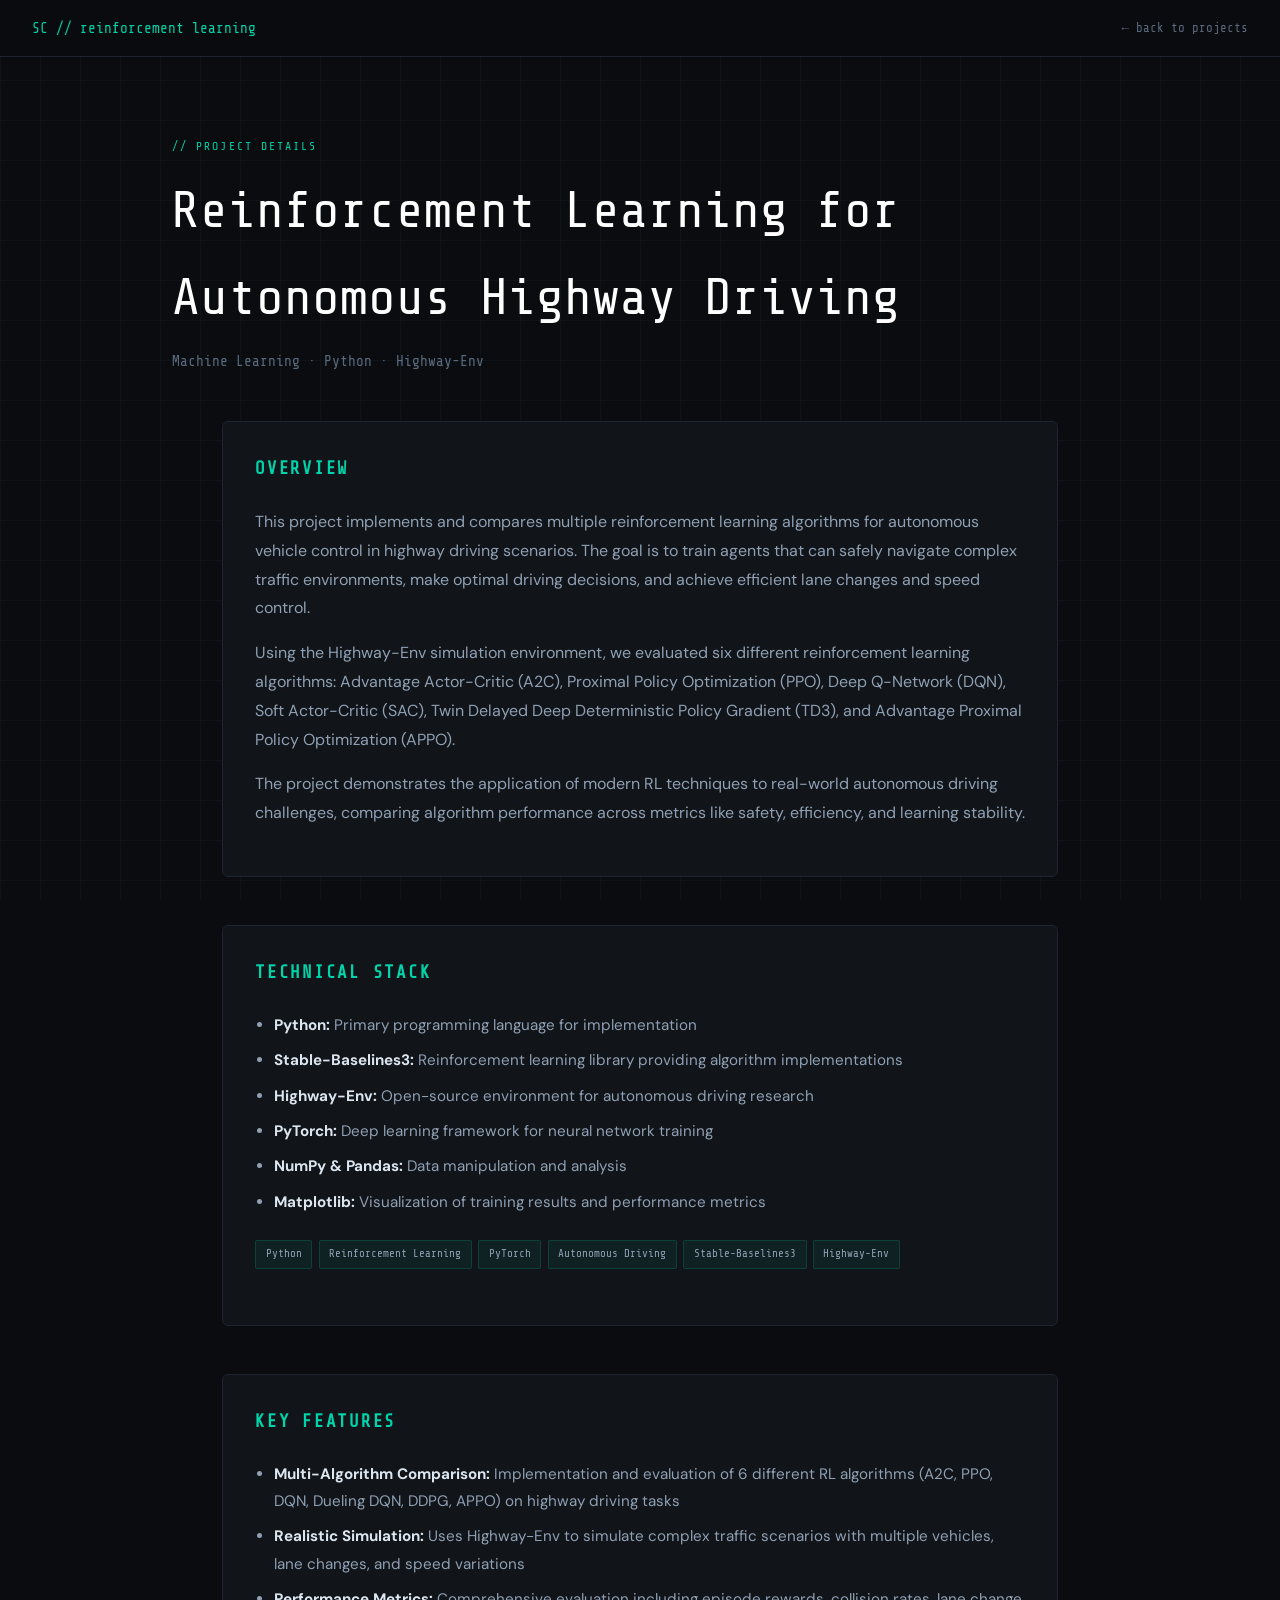
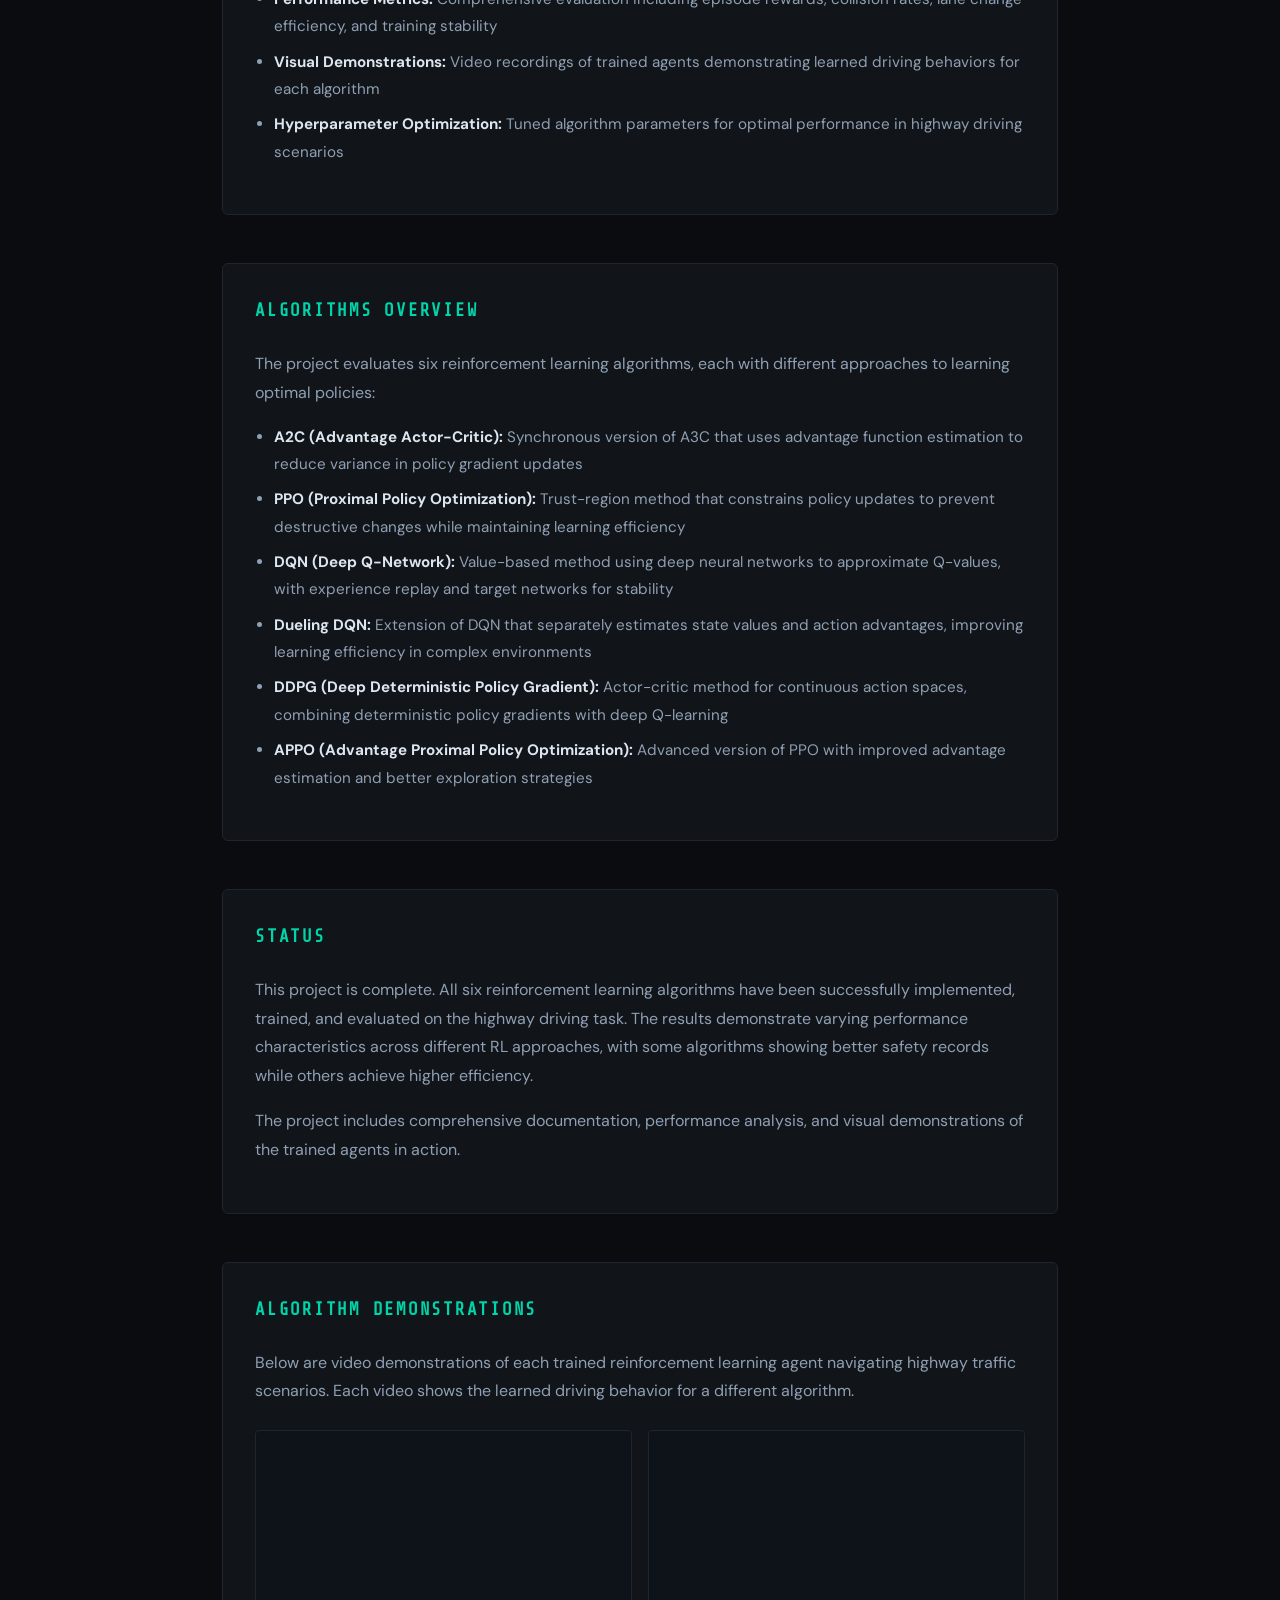
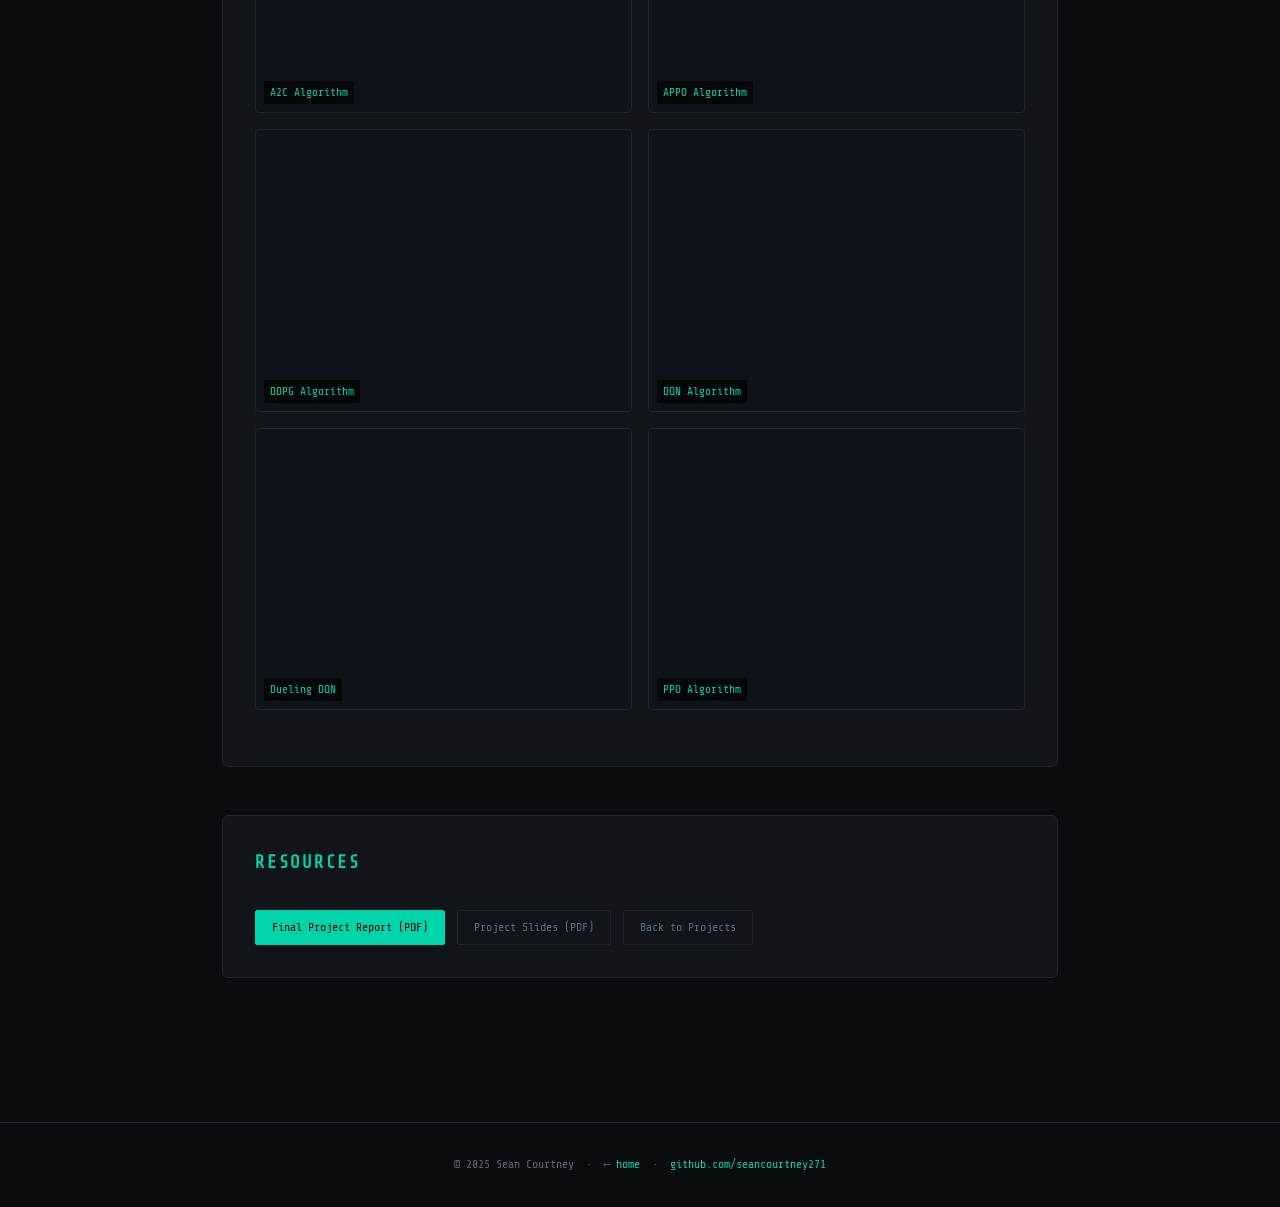
<file: reinforcement_learning_project-details.html>
<!DOCTYPE html>
<html lang="en">
<head>
  <meta charset="UTF-8" />
  <meta name="viewport" content="width=device-width, initial-scale=1.0"/>
  <title>Reinforcement Learning Highway — Sean Courtney</title>
  <link href="https://fonts.googleapis.com/css2?family=Share+Tech+Mono&family=DM+Sans:wght@300;400;500;600&display=swap" rel="stylesheet"/>
  <style>
    /* ─── DESIGN TOKENS (keep in sync with index.html) ──────────── */
    :root {
      --bg:        #0a0c0f;
      --surface:   #111418;
      --surface2:  #161b22;
      --border:    #1e2530;
      --accent:    #00d4aa;
      --accent2:   #0087ff;
      --text:      #dce6f0;
      --muted:     #5a6a7e;
      --mono:      'Share Tech Mono', monospace;
      --sans:      'DM Sans', sans-serif;
    }

    *, *::before, *::after { box-sizing: border-box; margin: 0; padding: 0; }
    html { scroll-behavior: smooth; }
    body {
      background: var(--bg);
      color: var(--text);
      font-family: var(--sans);
      font-size: 16px;
      line-height: 1.7;
      overflow-x: hidden;
    }
    a { color: var(--accent); text-decoration: none; }
    a:hover { text-decoration: underline; }

    /* grid background */
    body::before {
      content: '';
      position: fixed; inset: 0;
      background-image:
        linear-gradient(var(--border) 1px, transparent 1px),
        linear-gradient(90deg, var(--border) 1px, transparent 1px);
      background-size: 40px 40px;
      opacity: 0.3;
      pointer-events: none; z-index: 0;
    }

    /* ─── NAV ────────────────────────────────────────────────────── */
    nav {
      position: sticky; top: 0; z-index: 100;
      background: rgba(10,12,15,0.88);
      backdrop-filter: blur(12px);
      border-bottom: 1px solid var(--border);
      padding: 1rem 2rem;
      display: flex; justify-content: space-between; align-items: center;
    }
    .nav-logo { font-family: var(--mono); color: var(--accent); font-size: 0.9rem; }
    .nav-back {
      font-family: var(--mono); font-size: 0.78rem;
      color: var(--muted); transition: color 0.2s;
    }
    .nav-back:hover { color: var(--accent); text-decoration: none; }

    /* ─── PAGE HEADER ────────────────────────────────────────────── */
    .page-header {
      padding: 5rem 2rem 3rem;
      max-width: 1000px; margin: 0 auto;
      position: relative; z-index: 1;
    }
    .page-tag {
      font-family: var(--mono); font-size: 0.72rem;
      color: var(--accent); letter-spacing: 0.18em;
      text-transform: uppercase; margin-bottom: 0.6rem;
    }
    h1 {
      font-family: var(--mono);
      font-size: clamp(2rem, 5vw, 3.2rem);
      font-weight: 400; color: #fff;
      animation: fadeUp 0.6s 0.1s both;
    }
    .page-sub {
      color: var(--muted); font-size: 0.9rem;
      font-family: var(--mono); margin-top: 0.5rem;
      animation: fadeUp 0.6s 0.25s both;
    }

    /* ─── MAIN CONTENT AREA ──────────────────────────────────────── */
    .content-container {
      max-width: 900px; margin: 0 auto;
      padding: 0 2rem 6rem;
      position: relative; z-index: 1;
    }

    /* ─── CONTENT SECTIONS ───────────────────────────────────────── */
    .content-section {
      margin-bottom: 3rem;
      padding: 2rem;
      border: 1px solid var(--border);
      border-radius: 6px;
      background: var(--surface);
    }

    .section-title {
      font-family: var(--mono);
      font-size: 1.1rem;
      color: var(--accent);
      margin-bottom: 1.5rem;
      text-transform: uppercase;
      letter-spacing: 0.1em;
    }

    .section-content {
      color: #8fa0b4;
      line-height: 1.8;
    }

    .section-content p {
      margin-bottom: 1rem;
    }

    .section-content ul {
      margin: 1rem 0 1rem 1.2rem;
      font-size: 0.95rem;
      color: #8fa0b4;
    }

    .section-content ul li {
      margin-bottom: 0.5rem;
    }

    .section-content strong {
      color: var(--text);
    }

    /* ─── MEDIA GALLERY ──────────────────────────────────────────── */
    .media-gallery {
      display: grid;
      grid-template-columns: repeat(auto-fit, minmax(250px, 1fr));
      gap: 1rem;
      margin: 1.5rem 0;
    }

    .gallery-item {
      aspect-ratio: 4/3;
      border: 1px solid var(--border);
      border-radius: 4px;
      overflow: hidden;
      background: #0e1319;
      display: flex;
      align-items: center;
      justify-content: center;
      position: relative;
    }

    .gallery-item img,
    .gallery-item video {
      width: 100%;
      height: 100%;
      object-fit: contain;
    }

    /* ─── TAGS ───────────────────────────────────────────────────── */
    .proj-tags {
      display: flex;
      flex-wrap: wrap;
      gap: 0.4rem;
      margin: 1.5rem 0;
    }

    .tag {
      font-family: var(--mono);
      font-size: 0.68rem;
      padding: 0.25rem 0.6rem;
      background: rgba(0,212,170,0.07);
      border: 1px solid rgba(0,212,170,0.18);
      border-radius: 2px;
      color: #8fa0b4;
    }

    /* ─── LINKS ──────────────────────────────────────────────────── */
    .proj-links {
      display: flex;
      gap: 0.75rem;
      flex-wrap: wrap;
      margin-top: 2rem;
    }

    .proj-link {
      font-family: var(--mono);
      font-size: 0.74rem;
      padding: 0.4rem 1rem;
      border: 1px solid var(--border);
      border-radius: 2px;
      color: var(--muted);
      transition: all 0.2s;
    }

    .proj-link:hover {
      color: var(--accent);
      border-color: var(--accent);
      text-decoration: none;
    }

    .proj-link.primary {
      background: var(--accent);
      color: #000;
      border-color: var(--accent);
    }

    .proj-link.primary:hover {
      background: transparent;
      color: var(--accent);
    }

    /* ─── RESPONSIVE ─────────────────────────────────────────────── */
    @media (max-width: 720px) {
      .content-section {
        padding: 1.5rem;
      }

      .media-gallery {
        grid-template-columns: 1fr;
      }
    }

    @keyframes fadeUp {
      from { opacity: 0; transform: translateY(12px); }
      to   { opacity: 1; transform: translateY(0); }
    }
  </style>
</head>
<body>

  <!-- ════════════════════════════════════════════════════════════
       NAV
  ════════════════════════════════════════════════════════════ -->
  <nav>
    <div class="nav-logo">SC // reinforcement learning</div>
    <a href="projects.html" class="nav-back">← back to projects</a>
  </nav>

  <!-- ════════════════════════════════════════════════════════════
       PAGE HEADER
  ════════════════════════════════════════════════════════════ -->
  <div class="page-header">
    <p class="page-tag">// project details</p>
    <h1>Reinforcement Learning for Autonomous Highway Driving</h1>
    <p class="page-sub">Machine Learning · Python · Highway-Env</p>
  </div>

  <!-- ════════════════════════════════════════════════════════════
       CONTENT
  ════════════════════════════════════════════════════════════ -->
  <div class="content-container">

    <!-- ── OVERVIEW ── -->
    <div class="content-section">
      <h2 class="section-title">Overview</h2>
      <div class="section-content">
        <p>
          This project implements and compares multiple reinforcement learning algorithms for autonomous vehicle control in highway driving scenarios. The goal is to train agents that can safely navigate complex traffic environments, make optimal driving decisions, and achieve efficient lane changes and speed control.
        </p>
        <p>
          Using the Highway-Env simulation environment, we evaluated six different reinforcement learning algorithms: Advantage Actor-Critic (A2C), Proximal Policy Optimization (PPO), Deep Q-Network (DQN), Soft Actor-Critic (SAC), Twin Delayed Deep Deterministic Policy Gradient (TD3), and Advantage Proximal Policy Optimization (APPO).
        </p>
        <p>
          The project demonstrates the application of modern RL techniques to real-world autonomous driving challenges, comparing algorithm performance across metrics like safety, efficiency, and learning stability.
        </p>
      </div>
    </div>

    <!-- ── TECHNICAL DETAILS ── -->
    <div class="content-section">
      <h2 class="section-title">Technical Stack</h2>
      <div class="section-content">
        <ul>
          <li><strong>Python:</strong> Primary programming language for implementation</li>
          <li><strong>Stable-Baselines3:</strong> Reinforcement learning library providing algorithm implementations</li>
          <li><strong>Highway-Env:</strong> Open-source environment for autonomous driving research</li>
          <li><strong>PyTorch:</strong> Deep learning framework for neural network training</li>
          <li><strong>NumPy & Pandas:</strong> Data manipulation and analysis</li>
          <li><strong>Matplotlib:</strong> Visualization of training results and performance metrics</li>
        </ul>
      </div>

      <!-- ── TECH TAGS ── -->
      <div class="proj-tags">
        <span class="tag">Python</span>
        <span class="tag">Reinforcement Learning</span>
        <span class="tag">PyTorch</span>
        <span class="tag">Autonomous Driving</span>
        <span class="tag">Stable-Baselines3</span>
        <span class="tag">Highway-Env</span>
      </div>
    </div>

    <!-- ── KEY FEATURES ── -->
    <div class="content-section">
      <h2 class="section-title">Key Features</h2>
      <div class="section-content">
        <ul>
          <li><strong>Multi-Algorithm Comparison:</strong> Implementation and evaluation of 6 different RL algorithms (A2C, PPO, DQN, Dueling DQN, DDPG, APPO) on highway driving tasks</li>
          <li><strong>Realistic Simulation:</strong> Uses Highway-Env to simulate complex traffic scenarios with multiple vehicles, lane changes, and speed variations</li>
          <li><strong>Performance Metrics:</strong> Comprehensive evaluation including episode rewards, collision rates, lane change efficiency, and training stability</li>
          <li><strong>Visual Demonstrations:</strong> Video recordings of trained agents demonstrating learned driving behaviors for each algorithm</li>
          <li><strong>Hyperparameter Optimization:</strong> Tuned algorithm parameters for optimal performance in highway driving scenarios</li>
        </ul>
      </div>
    </div>

    <!-- ── ALGORITHMS OVERVIEW ── -->
    <div class="content-section">
      <h2 class="section-title">Algorithms Overview</h2>
      <div class="section-content">
        <p>The project evaluates six reinforcement learning algorithms, each with different approaches to learning optimal policies:</p>
        <ul>
          <li><strong>A2C (Advantage Actor-Critic):</strong> Synchronous version of A3C that uses advantage function estimation to reduce variance in policy gradient updates</li>
          <li><strong>PPO (Proximal Policy Optimization):</strong> Trust-region method that constrains policy updates to prevent destructive changes while maintaining learning efficiency</li>
          <li><strong>DQN (Deep Q-Network):</strong> Value-based method using deep neural networks to approximate Q-values, with experience replay and target networks for stability</li>
          <li><strong>Dueling DQN:</strong> Extension of DQN that separately estimates state values and action advantages, improving learning efficiency in complex environments</li>
          <li><strong>DDPG (Deep Deterministic Policy Gradient):</strong> Actor-critic method for continuous action spaces, combining deterministic policy gradients with deep Q-learning</li>
          <li><strong>APPO (Advantage Proximal Policy Optimization):</strong> Advanced version of PPO with improved advantage estimation and better exploration strategies</li>
        </ul>
      </div>
    </div>

    <!-- ── CURRENT STATUS ── -->
    <div class="content-section">
      <h2 class="section-title">Status</h2>
      <div class="section-content">
        <p>
          This project is complete. All six reinforcement learning algorithms have been successfully implemented, trained, and evaluated on the highway driving task. The results demonstrate varying performance characteristics across different RL approaches, with some algorithms showing better safety records while others achieve higher efficiency.
        </p>
        <p>
          The project includes comprehensive documentation, performance analysis, and visual demonstrations of the trained agents in action.
        </p>
      </div>
    </div>

    <!-- ── GALLERY ── -->
    <div class="content-section">
      <h2 class="section-title">Algorithm Demonstrations</h2>
      <div class="section-content">
        <p>Below are video demonstrations of each trained reinforcement learning agent navigating highway traffic scenarios. Each video shows the learned driving behavior for a different algorithm.</p>
      </div>
      <div class="media-gallery">
        <div class="gallery-item">
          <video autoplay muted loop playsinline>
            <source src="assets/reinforcement_learning_highway_project/highway_a2c.mp4" type="video/mp4">
            Your browser does not support the video tag.
          </video>
          <div style="position: absolute; bottom: 8px; left: 8px; font-family: var(--mono); font-size: 0.7rem; color: var(--accent); background: rgba(0,0,0,0.7); padding: 2px 6px; border-radius: 2px;">A2C Algorithm</div>
        </div>
        <div class="gallery-item">
          <video autoplay muted loop playsinline>
            <source src="assets/reinforcement_learning_highway_project/highway_appo.mp4" type="video/mp4">
            Your browser does not support the video tag.
          </video>
          <div style="position: absolute; bottom: 8px; left: 8px; font-family: var(--mono); font-size: 0.7rem; color: var(--accent); background: rgba(0,0,0,0.7); padding: 2px 6px; border-radius: 2px;">APPO Algorithm</div>
        </div>
        <div class="gallery-item">
          <video autoplay muted loop playsinline>
            <source src="assets/reinforcement_learning_highway_project/highway_ddpg.mp4" type="video/mp4">
            Your browser does not support the video tag.
          </video>
          <div style="position: absolute; bottom: 8px; left: 8px; font-family: var(--mono); font-size: 0.7rem; color: var(--accent); background: rgba(0,0,0,0.7); padding: 2px 6px; border-radius: 2px;">DDPG Algorithm</div>
        </div>
        <div class="gallery-item">
          <video autoplay muted loop playsinline>
            <source src="assets/reinforcement_learning_highway_project/highway_dqn.mp4" type="video/mp4">
            Your browser does not support the video tag.
          </video>
          <div style="position: absolute; bottom: 8px; left: 8px; font-family: var(--mono); font-size: 0.7rem; color: var(--accent); background: rgba(0,0,0,0.7); padding: 2px 6px; border-radius: 2px;">DQN Algorithm</div>
        </div>
        <div class="gallery-item">
          <video autoplay muted loop playsinline>
            <source src="assets/reinforcement_learning_highway_project/highway_dueling.mp4" type="video/mp4">
            Your browser does not support the video tag.
          </video>
          <div style="position: absolute; bottom: 8px; left: 8px; font-family: var(--mono); font-size: 0.7rem; color: var(--accent); background: rgba(0,0,0,0.7); padding: 2px 6px; border-radius: 2px;">Dueling DQN</div>
        </div>
        <div class="gallery-item">
          <video autoplay muted loop playsinline>
            <source src="assets/reinforcement_learning_highway_project/highway_ppo.mp4" type="video/mp4">
            Your browser does not support the video tag.
          </video>
          <div style="position: absolute; bottom: 8px; left: 8px; font-family: var(--mono); font-size: 0.7rem; color: var(--accent); background: rgba(0,0,0,0.7); padding: 2px 6px; border-radius: 2px;">PPO Algorithm</div>
        </div>
      </div>
    </div>

    <!-- ── LINKS ── -->
    <div class="content-section">
      <h2 class="section-title">Resources</h2>
      <div class="proj-links">
        <a href="assets/reinforcement_learning_highway_project/cwbrazea_ishaanma_seancour_Final_Project_Report.pdf" class="proj-link primary" target="_blank">Final Project Report (PDF)</a>
        <a href="assets/reinforcement_learning_highway_project/cwbrazea_ishaanma_seancour_Final_Project_Slides.pdf" class="proj-link" target="_blank">Project Slides (PDF)</a>
        <a href="projects.html#reinforcement-learning-highway" class="proj-link">Back to Projects</a>
      </div>
    </div>

  </div><!-- /.content-container -->

  <!-- ════════════════════════════════════════════════════════════
       FOOTER
  ════════════════════════════════════════════════════════════ -->
  <footer style="border-top:1px solid var(--border);padding:2rem;text-align:center;font-family:var(--mono);font-size:0.72rem;color:var(--muted);position:relative;z-index:1;">
    <p>© 2025 Sean Courtney &nbsp;·&nbsp;
      <a href="index.html">← home</a> &nbsp;·&nbsp;
      <a href="https://github.com/seancourtney271" target="_blank">github.com/seancourtney271</a>
    </p>
  </footer>

</body>
</html>
</file>
